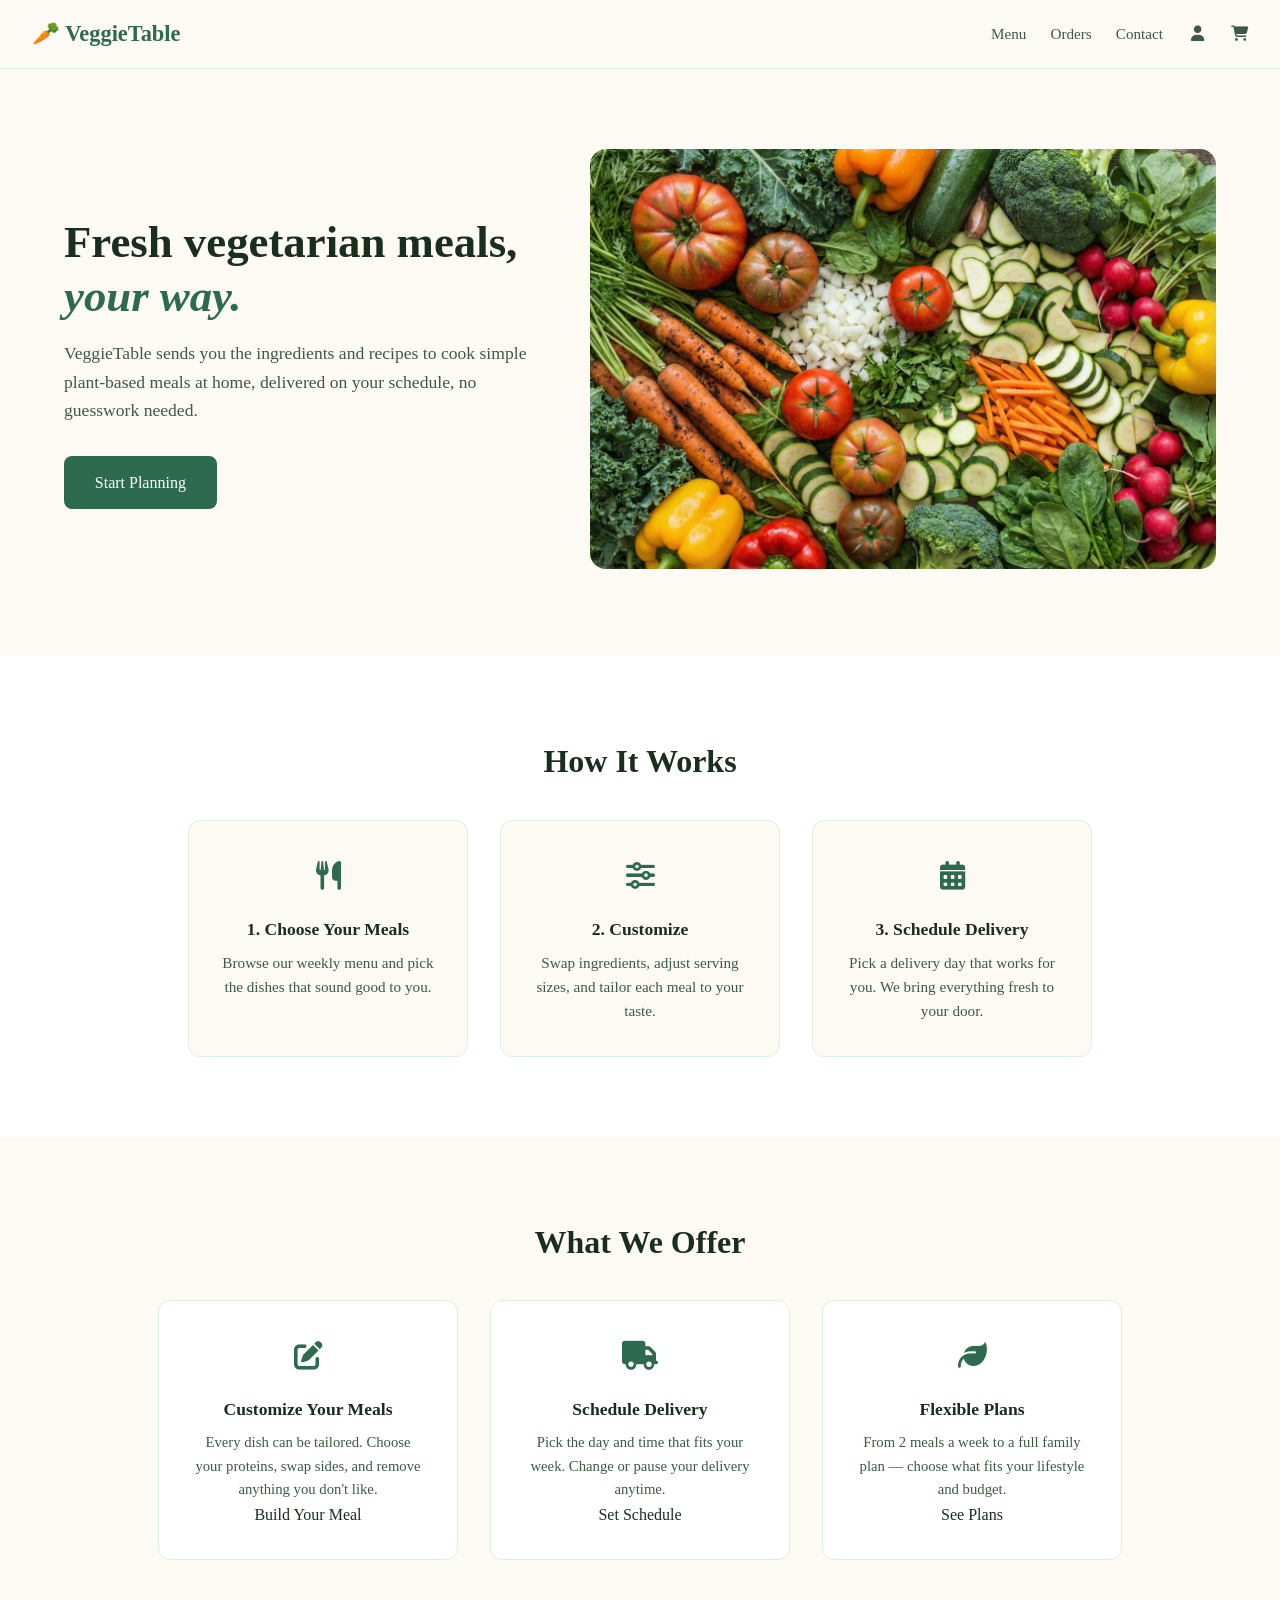
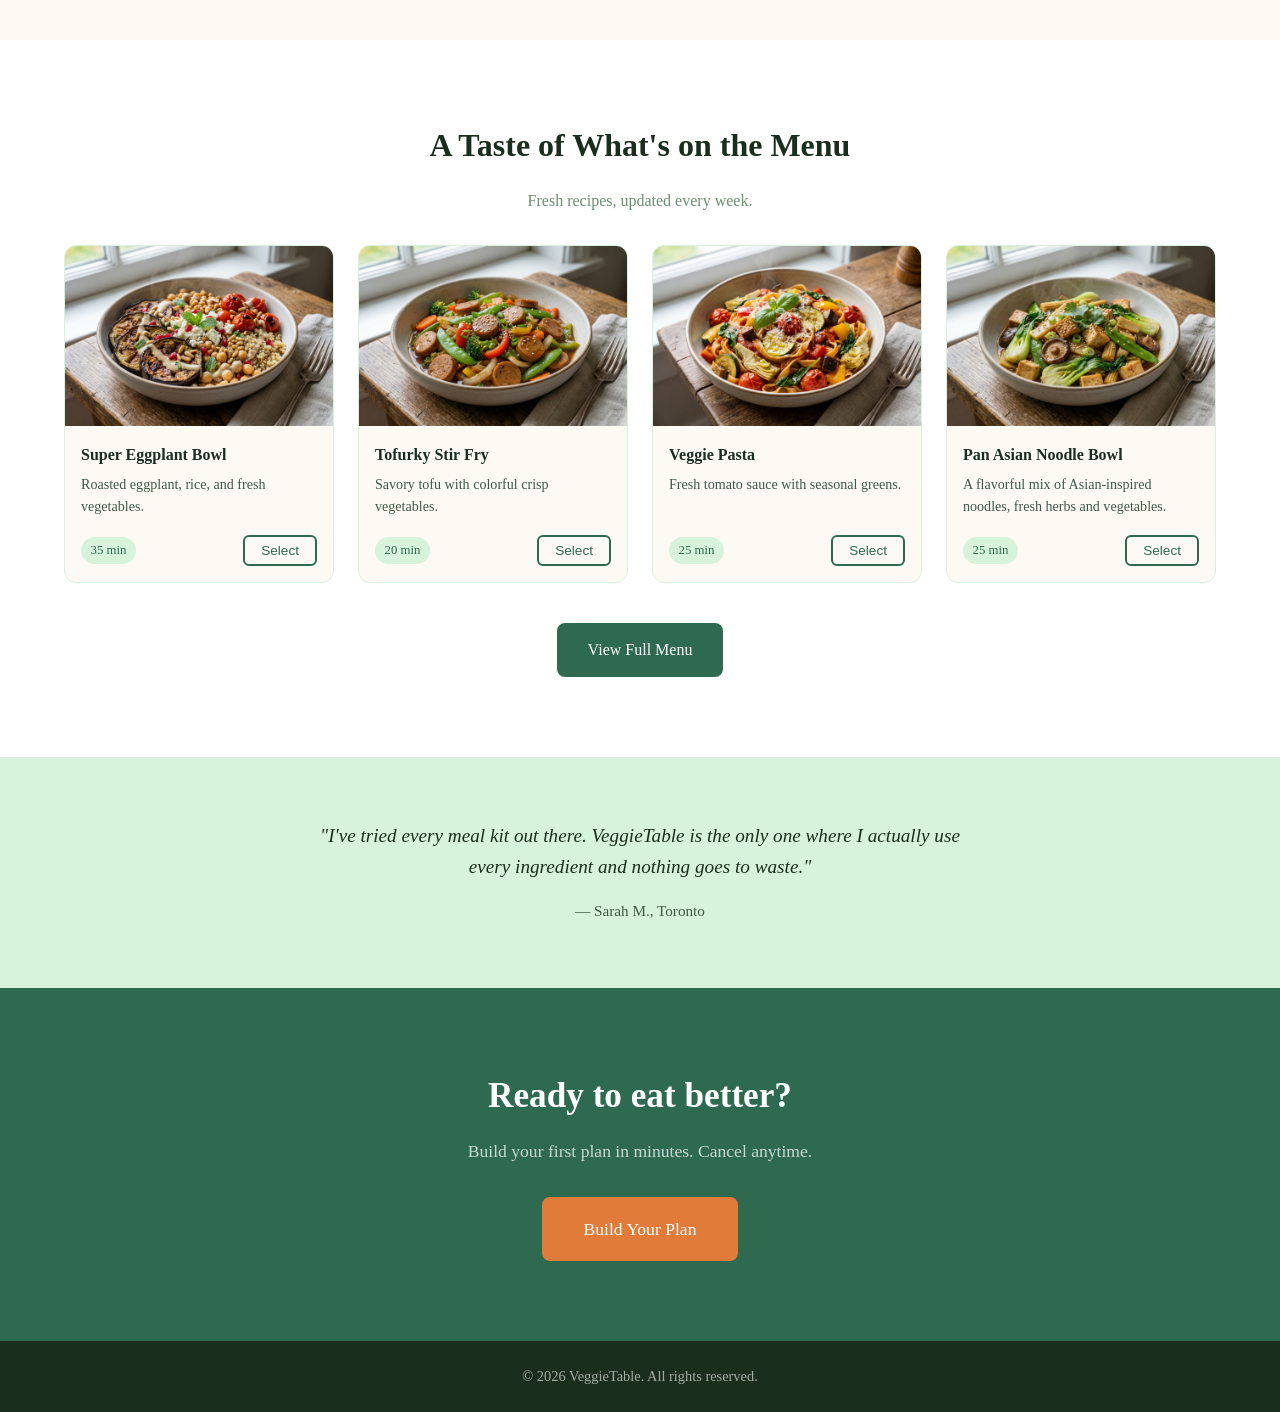
<file: index.html>
<!DOCTYPE html>
    <html lang="en">
    <head>
      <meta charset="UTF-8" />
      <meta name="viewport" content="width=device-width, initial-scale=1.0"/>
      <title>VeggieTable</title>
      <link rel="stylesheet" href="styles/global.css">
      <link rel="stylesheet" href="styles/index.css">
      <link rel="stylesheet" href="https://cdnjs.cloudflare.com/ajax/libs/font-awesome/6.5.0/css/all.min.css">
    </head>
    <body>

      <!-- NAVBAR -->
      <header class="navbar" id="navbar">
        <a href="index.html" class="logo">🥕 VeggieTable</a>
        <nav>
          <a href="menu.html">Menu</a>
          <a href="orders.html">Orders</a>
          <a href="contact.html">Contact</a>
          <!-- Account Icon -->
          <a href="login.html" class="account-icon" title="Sign In" id="account-link">
            <span class="account-display">
              <i class="fa-solid fa-user"></i>
            </span>
          </a>
          <!-- Cart Icon -->
          <a href="scheduling.html" class="cart-icon" title="Cart">
            <i class="fa-solid fa-cart-shopping"></i>
          </a>
        </nav>
      </header>


      <!-- 1. HERO -->
      <section class="hero" id="hero">
        <div class="hero-text">
          <h1>Fresh vegetarian meals, <em>your way.</em></h1>
          <p>VeggieTable sends you the ingredients and recipes to cook simple
             plant-based meals at home, delivered on your schedule, no guesswork needed.</p>
          <a href="scheduling.html" class="btn-primary" id="hero-btn">Start Planning</a>
        </div>
        <div class="hero-image">
          <img src="img/landing.jpeg" alt="A fresh vegetarian meal" id="hero-img">
        </div>
      </section>


      <!-- 2. HOW IT WORKS -->
      <section class="how-it-works" id="how-it-works">
        <h2>How It Works</h2>
        <div class="steps">

          <div class="step" id="step1">
            <div class="step-icon"><i class="fa-solid fa-utensils"></i></div>
            <h3>1. Choose Your Meals</h3>
            <p>Browse our weekly menu and pick the dishes that sound good to you.</p>
          </div>

          <div class="step" id="step2">
            <div class="step-icon"><i class="fa-solid fa-sliders"></i></div>
            <h3>2. Customize</h3>
            <p>Swap ingredients, adjust serving sizes, and tailor each meal to your taste.</p>
          </div>

          <div class="step" id="step3">
            <div class="step-icon"><i class="fa-solid fa-calendar-days"></i></div>
            <h3>3. Schedule Delivery</h3>
            <p>Pick a delivery day that works for you. We bring everything fresh to your door.</p>
          </div>

        </div>
      </section>


      <!-- 3. KEY FEATURES -->
      <section class="features" id="features">
        <h2>What We Offer</h2>
        <div class="feature-cards">

          <div class="feature-card" id="feature1">
            <div class="feature-icon"><i class="fa-solid fa-pen-to-square"></i></div>
            <h3>Customize Your Meals</h3>
            <p>Every dish can be tailored. Choose your proteins, swap sides, and remove anything you don't like.</p>
            <a href="menu.html" class="btn-outline">Build Your Meal</a>
          </div>

          <div class="feature-card" id="feature2">
            <div class="feature-icon"><i class="fa-solid fa-truck"></i></div>
            <h3>Schedule Delivery</h3>
            <p>Pick the day and time that fits your week. Change or pause your delivery anytime.</p>
            <a href="scheduling.html" class="btn-outline">Set Schedule</a>
          </div>

          <div class="feature-card" id="feature3">
            <div class="feature-icon"><i class="fa-solid fa-leaf"></i></div>
            <h3>Flexible Plans</h3>
            <p>From 2 meals a week to a full family plan — choose what fits your lifestyle and budget.</p>
            <a href="index.html" class="btn-outline">See Plans</a>
          </div>

        </div>
      </section>


      <!-- 4. MEALS PREVIEW -->
      <section class="meals-preview" id="meals">
        <h2>A Taste of What's on the Menu</h2>
        <p class="section-sub">Fresh recipes, updated every week.</p>

        <div class="meal-grid">

          <article class="meal-card" id="meal1">
            <img src="img/eggplant.jpeg" alt="Super Eggplant Bowl">
            <div class="meal-info">
              <h3>Super Eggplant Bowl</h3>
              <p>Roasted eggplant, rice, and fresh vegetables.</p>
              <div class="meal-tag-row">
                <span class="tag">35 min</span>
                <button class="select-btn" id="sel1">Select</button>
              </div>
            </div>
          </article>

          <article class="meal-card" id="meal2">
            <img src="img/tofurky.jpeg" alt="Tofurky Stir Fry">
            <div class="meal-info">
              <h3>Tofurky Stir Fry</h3>
              <p>Savory tofu with colorful crisp vegetables.</p>
              <div class="meal-tag-row">
                <span class="tag">20 min</span>
                <button class="select-btn" id="sel2">Select</button>
              </div>
            </div>
          </article>

          <article class="meal-card" id="meal3">
            <img src="img/pasta.jpeg" alt="Veggie Pasta">
            <div class="meal-info">
              <h3>Veggie Pasta</h3>
              <p>Fresh tomato sauce with seasonal greens.</p>
              <div class="meal-tag-row">
                <span class="tag">25 min</span>
                <button class="select-btn" id="sel3">Select</button>
              </div>
            </div>
          </article>

          <article class="meal-card" id="meal4">
            <img src="img/panasian.jpeg" alt="Pan Asian Noodle Bowl">
            <div class="meal-info">
              <h3>Pan Asian Noodle Bowl</h3>
              <p>A flavorful mix of Asian-inspired noodles, fresh herbs and vegetables.</p>
              <div class="meal-tag-row">
                <span class="tag">25 min</span>
                <button class="select-btn" id="sel4">Select</button>
              </div>
            </div>
          </article>

        </div>

        <a href="menu.html" class="btn-primary" id="menu-btn">View Full Menu</a>
      </section>


      <!-- 5. TRUST -->
      <section class="trust" id="trust">
        <div class="trust-inner">
          <p class="quote">"I've tried every meal kit out there. VeggieTable is the only one where I actually use every ingredient and nothing goes to waste."</p>
          <span class="author">— Sarah M., Toronto</span>
        </div>
      </section>


      <!-- 6. FINAL CTA -->
      <section class="final-cta" id="final-cta">
        <h2>Ready to eat better?</h2>
        <p>Build your first plan in minutes. Cancel anytime.</p>
        <a href="ordering.html" class="btn-primary large" id="cta-btn">Build Your Plan</a>
      </section>


      <!-- FOOTER -->
      <footer class="footer">
        <p>&copy; 2026 VeggieTable. All rights reserved.</p>
      </footer>


      <script>

        // ---- 1. NAVBAR: add shadow on scroll ----
        var navbar = document.querySelector("#navbar");

        window.addEventListener("scroll", function () {
          if (window.scrollY > 10) {
            navbar.style.boxShadow = "0 2px 10px rgba(0,0,0,0.08)";
          } else {
            navbar.style.boxShadow = "none";
          }
        });


        // ---- 2. HERO BUTTON: change color on click ----
        var heroBtn = document.querySelector("#hero-btn");

        heroBtn.addEventListener("click", function () {
          this.style.backgroundColor = "#40916c";
        });


        // ---- 7. CTA BUTTON: change color on click ----
        var ctaBtn = document.querySelector("#cta-btn");

        ctaBtn.addEventListener("click", function () {
          this.style.backgroundColor = "#c96d2e";
        });


        // ---- 8. SELECT BUTTONS: button turns green when clicked, reset others ----
        var sel1 = document.querySelector("#sel1");
        var sel2 = document.querySelector("#sel2");
        var sel3 = document.querySelector("#sel3");
        var sel4 = document.querySelector("#sel4");

        var allBtns = [sel1, sel2, sel3, sel4];

        function selectDish() {
          if (this.textContent === "Selected ✓") {
            this.style.backgroundColor = "";
            this.style.color = "";
            this.textContent = "Select";
          } else {
            this.style.backgroundColor = "#2d6a4f";
            this.style.color = "#fff";
            this.textContent = "Selected ✓";
          }
        }

        sel1.addEventListener("click", selectDish);
        sel2.addEventListener("click", selectDish);
        sel3.addEventListener("click", selectDish);
        sel4.addEventListener("click", selectDish);

        // ACCOUNT BADGE

        function updateAccountBadge() {
        var accountDisplay = document.querySelector(".account-display");
        var accountLink = document.getElementById("account-link");
        var savedName = localStorage.getItem("veggieName");

        if (!accountDisplay || !accountLink) return;

        if (savedName && savedName.trim() !== "") {
          var firstLetter = savedName.trim().charAt(0).toUpperCase();

          accountDisplay.innerHTML =
            '<span class="account-badge">' + firstLetter + '</span>';

          accountLink.href = "#";
          accountLink.title = "Sign Out";

          accountLink.onclick = function (e) {
            e.preventDefault();

            var confirmLogout = confirm("Sign out of VeggieTable?");

            if (confirmLogout) {
              localStorage.removeItem("veggieName");
              localStorage.removeItem("veggieEmail");
              localStorage.removeItem("veggiePassword");

              window.location.href = "index.html";
            }
          };
        } else {
          accountDisplay.innerHTML =
            '<i class="fa-solid fa-user"></i>';

          accountLink.href = "login.html";
          accountLink.title = "Sign In";
          accountLink.onclick = null;
        }
      }

      document.addEventListener("DOMContentLoaded", updateAccountBadge);

      </script>

      <style>
        .select-btn {
          padding: 6px 16px;
          border: 2px solid #2d6a4f;
          border-radius: 6px;
          background: transparent;
          color: #2d6a4f;
          font-size: 0.85rem;
          cursor: pointer;
        }
        .meal-tag-row {
          display: flex;
          justify-content: space-between;
          align-items: center;
          margin-top: 8px;
        }
        .meal-card {
          display: flex;
          flex-direction: column;
        }
        .meal-info {
          display: flex;
          flex-direction: column;
          flex: 1;
        }
        .meal-info p {
          flex: 1;
        }
      </style>

    </body>
    </html>
</file>
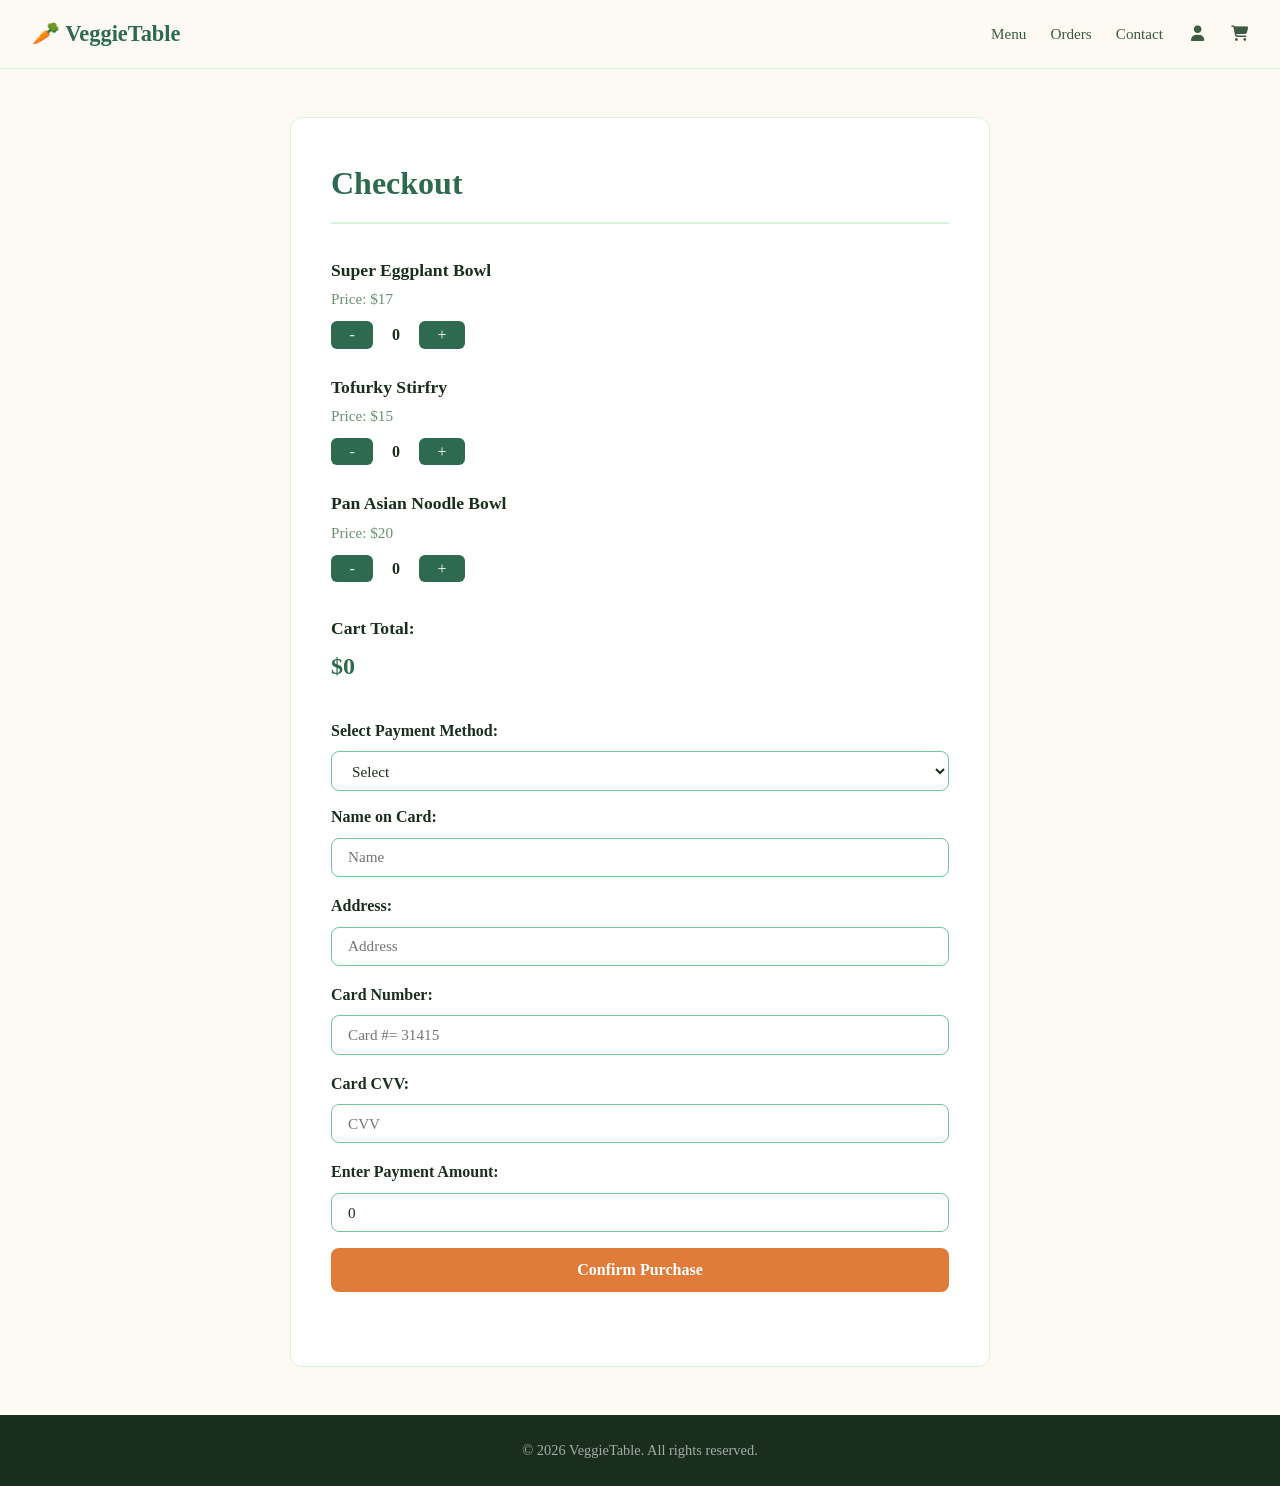
<file: checkout.html>
<!DOCTYPE html>
  <html>
    <head>
       <title> Checkout </title>
       <link rel="stylesheet" href="styles/global.css">
      <link rel="stylesheet" href="styles/checkout.css">
      <link rel="stylesheet" href="https://cdnjs.cloudflare.com/ajax/libs/font-awesome/6.5.0/css/all.min.css">
    </head>
    <body>

      <!-- NAVBAR -->
      <header class="navbar" id="navbar">
        <a href="index.html" class="logo">🥕 VeggieTable</a>
        <nav>
          <a href="menu.html">Menu</a>
          <a href="orders.html">Orders</a>
          <a href="contact.html">Contact</a>
          <!-- Account Icon -->
          <a href="login.html" class="account-icon" title="Sign In" id="account-link">
            <span class="account-display">
              <i class="fa-solid fa-user"></i>
            </span>
          </a>
          <!-- Cart Icon -->
          <a href="scheduling.html" class="cart-icon" title="Cart">
            <i class="fa-solid fa-cart-shopping"></i>
          </a>
        </nav>
      </header>

      <main>

         <body>
    <h1 id="heading1"> Checkout </h1>
    <p id="p1">Super Eggplant Bowl</p>
    <p id="p2">Price: $17</p>
    <input type="button" value=" - " id="item1remove"><p id="item1total">0</p><input type="button" value=" + " id="item1add">
    <p id="p3">Tofurky Stirfry</p>
    <p id="p4">Price: $15</p>
    <input type="button" value=" - " id="item2remove"><p id="item2total">0</p><input type="button" value=" + " id="item2add">
    <p id="p5">Pan Asian Noodle Bowl</p>
    <p id="p6">Price: $20</p>
    <input type="button" value=" - " id="item3remove"><p id="item3total">0</p><input type="button" value=" + " id="item3add">
    <p id="p7">Cart Total:</p>
    <p id="total">0</p>
    <label for="paymentmethod">Select Payment Method:</label>
      <select id="paymentmethod" name="paymentmethod">
        <option value="select">Select</option>
        <option value="debit">Debit</option>
        <option value="credit">Credit</option>
        <option value="paypal">Paypal</option>
      </select>
    <p id="messagepaymentmethod"></p>
    <p id="p8">Name on Card:</p>
    <input type="text" placeholder="Name" id="name"></input>
    <p id="p9">Address:</p>
    <input type="text" placeholder="Address" id="address"></input>
    <p id="p10">Card Number:</p>
    <input type="number" placeholder="Card #= 31415" id="cardnumber"></input>
    <p id="p11">Card CVV:</p>
    <input type="number" placeholder="CVV" id="cvv"></input>
    <p id="p12">Enter Payment Amount:</p>
    <input type="number" value="0" id="payInput">
    <input type="button" value="Confirm Purchase" id="confirm">
    <p id="messageconfirm"></p>
  </body>
    </main>

    <footer class="site-footer">
      <p>&copy; 2026 VeggieTable. All rights reserved.</p>
    </footer>

  <script>
    var item1add = document.querySelector("#item1add");
      var item2add = document.querySelector("#item2add");
      var item3add = document.querySelector("#item3add");
      var item1remove = document.querySelector("#item1remove");
      var item2remove = document.querySelector("#item2remove");
      var item3remove = document.querySelector("#item3remove");
      item1add.addEventListener("click", doThisWhenClicked);
      item2add.addEventListener("click", doThisWhenClicked);
      item3add.addEventListener("click", doThisWhenClicked);
      item1remove.addEventListener("click", doThisWhenClicked);
      item2remove.addEventListener("click", doThisWhenClicked);
      item3remove.addEventListener("click", doThisWhenClicked);

      var totalPrice=0;
      var item1total=0;
      var item2total=0;
      var item3total=0;


      function doThisWhenClicked(){
        if(this.id=="item1add"){
        totalPrice+=17;
        item1total+=1;

      } else if (this.id=="item1remove" && item1total > 0){
        totalPrice-=17;
        item1total-=1;

      } else if (this.id=="item2add"){
        totalPrice+=15;
        item2total+=1;

      } else if (this.id=="item2remove" && item2total > 0){
        totalPrice-=15;
        item2total-=1;

      } else if (this.id=="item3add"){
        totalPrice+=20;
        item3total+=1;

      } else if (this.id=="item3remove" && item3total > 0){
        totalPrice-=20;
        item3total-=1;
      }
      document.querySelector("#item1total").textContent = item1total;
      document.querySelector("#item2total").textContent = item2total;
      document.querySelector("#item3total").textContent = item3total;
      document.querySelector("#total").textContent = totalPrice;
      }



      var paymentDropdown = document.querySelector("#paymentmethod");
      var paymentMessage = document.querySelector("#messagepaymentmethod");

      paymentDropdown.addEventListener("change", function() {
          if (this.value !== "select") {
              paymentMessage.textContent = "Payment method " + this.value + " selected.";
              paymentMessage.style.color = "green";
          } else {
              paymentMessage.textContent = "";
          }
      });


      var confirm = document.querySelector("#confirm");

      confirm.addEventListener("click", function() {
          var paymentValue = document.querySelector("#payInput").value;
          var message = document.querySelector("#messageconfirm");
          var selectedMethod = document.querySelector("#paymentmethod").value;
          var cardnumber =document.querySelector("#cardnumber").value;
          var name = document.querySelector("#name").value;
          var address = document.querySelector("#address").value;
          var cvv = document.querySelector("#cvv").value;

          if (selectedMethod === "select" || name === "" || address === "" || cvv === ""){
            message.textContent = "Error: Please fill in all shipping and payment fields.";
            message.style.color = "red";
          }
          else if (cardnumber !== "31415"){
            message.textContent = "Error: Invalid Card Number."
            message.style.color = "red";
          } 
          else if (Number(paymentValue) === totalPrice && totalPrice > 0) {
              message.textContent = "Purchase complete via " + selectedMethod + "!";
              message.style.color = "green";

              this.disabled = true; 
              this.value = "Purchased";
              document.querySelector("#payInput").disabled = true;
              document.querySelector("#paymentmethod").disabled = true;
              document.querySelector("#cardnumber").disabled = true;
              document.querySelector("#name").disabled = true;
              document.querySelector("#address").disabled = true;
              document.querySelector("#cvv").disabled = true;
          } 

          else {
              message.textContent = "Payment is not equal to total price.";
              message.style.color = "red";
          }
      });

      // ACCOUNT BADGE

        function updateAccountBadge() {
        var accountDisplay = document.querySelector(".account-display");
        var accountLink = document.getElementById("account-link");
        var savedName = localStorage.getItem("veggieName");

        if (!accountDisplay || !accountLink) return;

        if (savedName && savedName.trim() !== "") {
          var firstLetter = savedName.trim().charAt(0).toUpperCase();

          accountDisplay.innerHTML =
            '<span class="account-badge">' + firstLetter + '</span>';

          accountLink.href = "#";
          accountLink.title = "Sign Out";

          accountLink.onclick = function (e) {
            e.preventDefault();

            var confirmLogout = confirm("Sign out of VeggieTable?");

            if (confirmLogout) {
              localStorage.removeItem("veggieName");
              localStorage.removeItem("veggieEmail");
              localStorage.removeItem("veggiePassword");

              window.location.href = "index.html";
            }
          };
        } else {
          accountDisplay.innerHTML =
            '<i class="fa-solid fa-user"></i>';

          accountLink.href = "login.html";
          accountLink.title = "Sign In";
          accountLink.onclick = null;
        }
      }

      document.addEventListener("DOMContentLoaded", updateAccountBadge);

  </script>

    </body>
  </html>
</file>
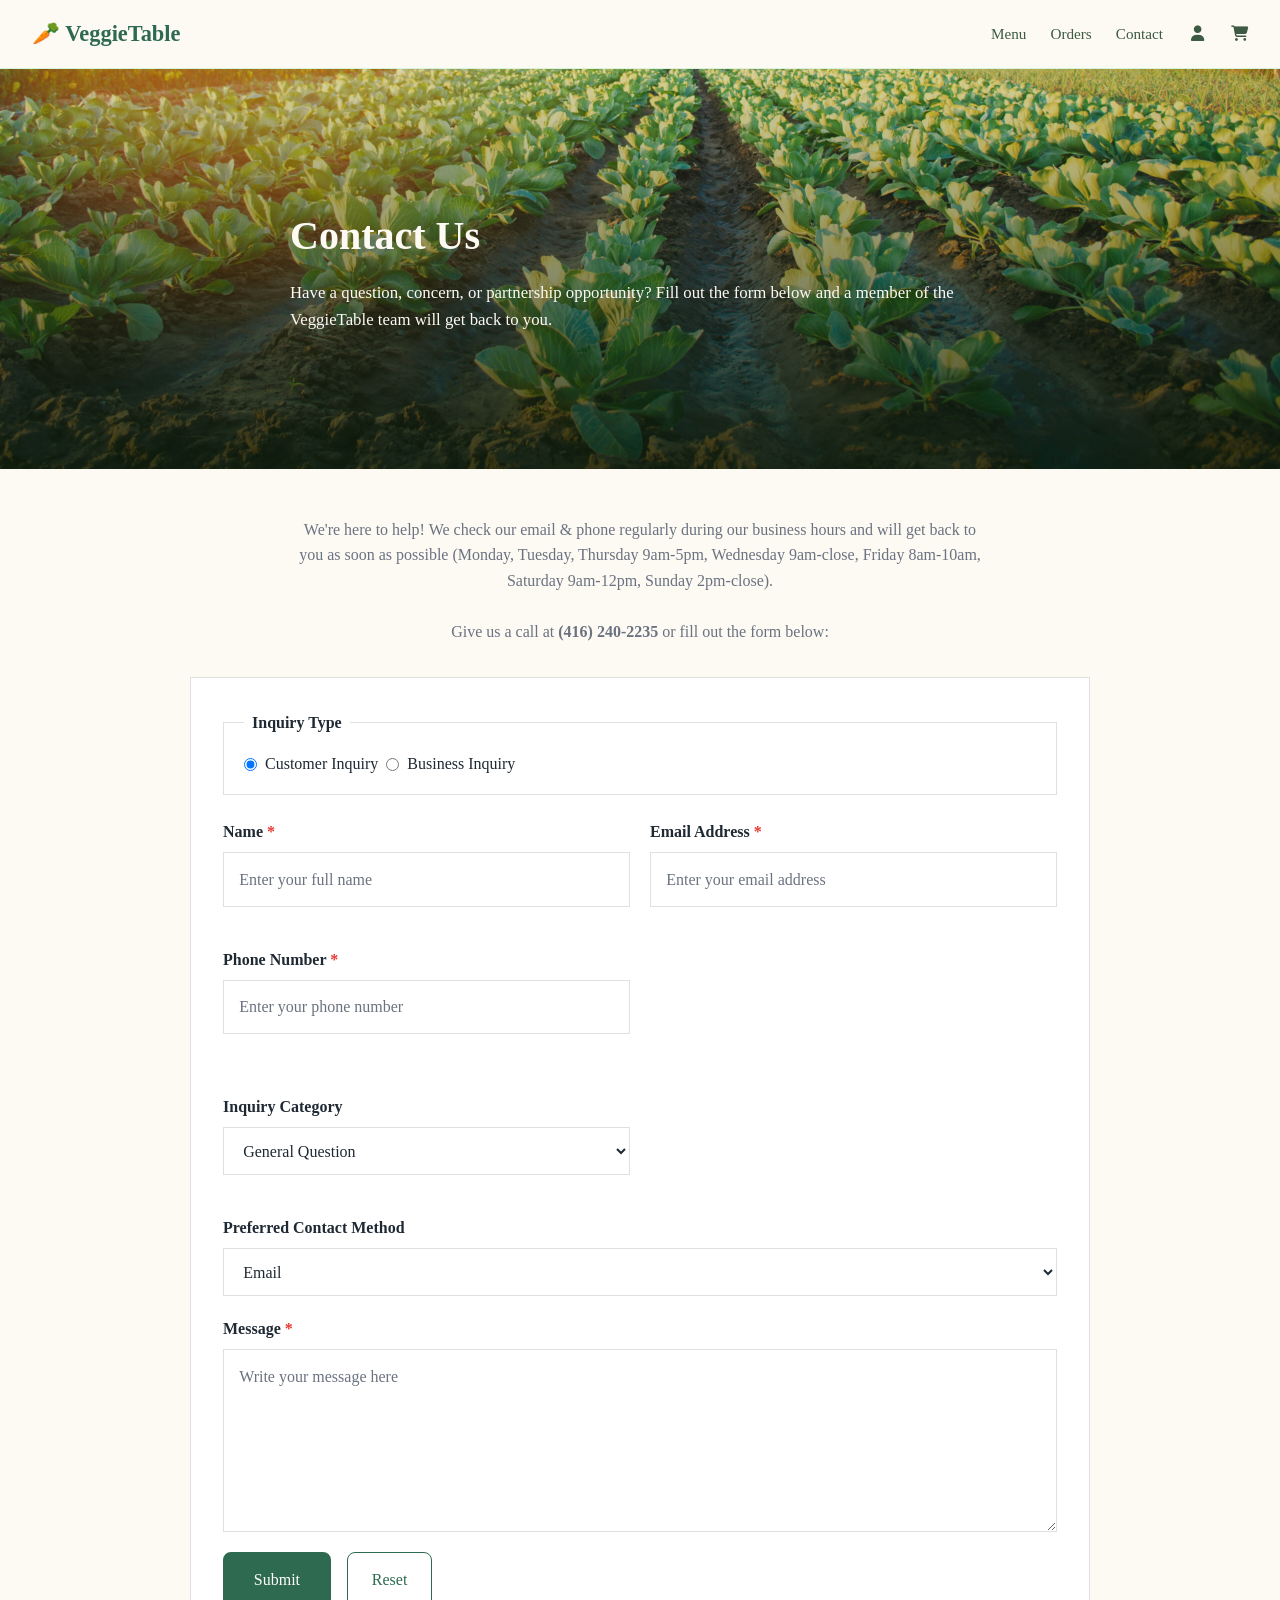
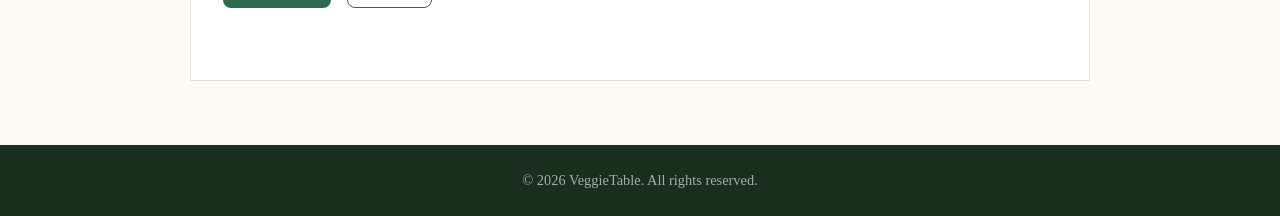
<file: contact.html>
<!DOCTYPE html>
<html>
  <head>
    <title> Contact </title>
    <link rel="stylesheet" href="styles/global.css">
    <link rel="stylesheet" href="styles/contact.css">
    <link rel="stylesheet" href="https://cdnjs.cloudflare.com/ajax/libs/font-awesome/6.5.0/css/all.min.css">
  </head>
  <body>
    
    <!-- NAVBAR -->
      <header class="navbar" id="navbar">
        <a href="index.html" class="logo">🥕 VeggieTable</a>
        <nav>
          <a href="menu.html">Menu</a>
          <a href="orders.html">Orders</a>
          <a href="contact.html">Contact</a>
          <!-- Account Icon -->
          <a href="login.html" class="account-icon" title="Sign In" id="account-link">
            <span class="account-display">
              <i class="fa-solid fa-user"></i>
            </span>
          </a>
          <!-- Cart Icon -->
          <a href="scheduling.html" class="cart-icon" title="Cart">
            <i class="fa-solid fa-cart-shopping"></i>
          </a>
        </nav>
      </header>

    <main>
      <section class="contact-hero">
        <div class="contact-hero-content">
          <h1>Contact Us</h1>
          <p>
            Have a question, concern, or partnership opportunity? Fill out the form
            below and a member of the VeggieTable team will get back to you.
          </p>
        </div>
      </section>

      <section class="contact-section">
        <div class="contact-container">
          <div class="contact-intro">
            <!-- <h2>Send Us a Message</h2> -->
            <p>
              We're here to help! We check our email & phone regularly during our business hours and will get back to you as soon as possible (Monday, Tuesday, Thursday 9am-5pm, Wednesday 9am-close, Friday 8am-10am, Saturday 9am-12pm, Sunday 2pm-close).<br>
              <br>
              Give us a call at <strong>(416) 240-2235</strong> or fill out the form below:
            </p>
          </div>

          <form class="contact-form" action="#" method="post" novalidate>
            <fieldset class="contact-type-group">
              <legend>Inquiry Type</legend>

              <label>
                <input type="radio" name="contactType" value="customer" checked>
                Customer Inquiry

              <label>
                <input type="radio" name="contactType" value="business">
                Business Inquiry
              </label>
            </fieldset>

            <div class="form-row">
              <div class="form-group">
                <label for="full-name">Name <span class="required-text">*</span></label>
                <input type="text" id="full-name" name="fullName" placeholder="Enter your full name">
              </div>

              <div class="form-group">
                <label for="email">Email Address <span class="required-text">*</span></label>
                <input type="email" id="email" name="email" placeholder="Enter your email address">
              </div>
            </div>

            <div class="form-row">
              <div class="form-group">
                <label for="phone">Phone Number <span class="required-text">*</span></label>
                <input type="tel" id="phone" name="phone" placeholder="Enter your phone number">
              </div>

              <!-- <div class="form-group customer-only">
                <label for="order-number">Order Number</label>
                <input type="text" id="order-number" name="orderNumber" placeholder="Enter your order number">
              </div> -->
            </div>

            <div class="form-row">
              <div class="form-group business-only">
                <label for="company-name">Company Name</label>
                <input type="text" id="company-name" name="companyName" placeholder="Enter your company name">
              </div>

              <div class="form-group business-only">
                <label for="job-title">Job Title</label>
                <input type="text" id="job-title" name="jobTitle" placeholder="Enter your job title">
              </div>
            </div>

            <div class="form-row">
              <div class="form-group customer-only">
                <label for="customer-category">Inquiry Category</label>
                <select id="customer-category" name="customerCategory">
                  <option value="general">General Question</option>
                  <option value="complaint">Complaint</option>
                  <option value="delivery">Delivery Issue</option>
                  <option value="refund">Refund Request</option>
                  <option value="other">Other</option>
                </select>
              </div>

              <div class="form-group business-only">
                <label for="business-category">Inquiry Category</label>
                <select id="business-category" name="businessCategory">
                  <option value="supplier">Supplier Partnership</option>
                  <option value="wholesale">Wholesale Opportunity</option>
                  <option value="catering">Catering Inquiry</option>
                  <option value="other">Other</option>
                </select>
              </div>
            </div>

            <div class="form-group">
              <label for="preferred-contact">Preferred Contact Method</label>
              <select id="preferred-contact" name="preferredContact">
                <option value="email">Email</option>
                <option value="phone">Phone</option>
              </select>
            </div>

            <div class="form-group">
              <label for="message">Message <span class="required-text">*</span></label>
              <textarea
                id="message"
                name="message"
                rows="6"
                placeholder="Write your message here"
              ></textarea>
            </div>


              <!-- <label>
                <input type="checkbox" name="consent" value="yes" checked="checked">
                I agree to let the VeggieTable team sell my information to databrokers.
              </label> -->


            <div class="form-actions">
              <button type="submit" class="btn-primary">Submit</button>
              <button type="reset" class="btn-secondary">Reset</button>
            </div>

            <p class="form-feedback"></p>

          </form>
        </div>
      </section>
    </main>

    <!-- FOOTER -->
      <footer class="footer">
        <p>&copy; 2026 VeggieTable. All rights reserved.</p>
      </footer>

    <!-- MODAL POPUP --> 
      <div id="success-modal" class="modal hidden">
        <div class="modal-content">
          <h2>Message Sent!</h2>
          <p>
            Thank you for contacting VeggieTable. A member of our team will get back to you shortly.
          </p>
          <button id="close-modal" class="btn-primary">Close</button>
        </div>
      </div>

  <script>

    // make sure page finishes loading
    document.addEventListener("DOMContentLoaded", () => {
      
      //---------------
      // FORM
      //----------------
      const contactForm = document.querySelector(".contact-form");   
      
      // store list of all radio buttons with name of 'contactType'
      const contactTypeRadios = document.querySelectorAll('input[name="contactType"]');

      const customerFields = document.querySelectorAll(".customer-only");
      const businessFields = document.querySelectorAll(".business-only");

      // required fields
      const nameInputField = document.querySelector('input[name="fullName"]');
      const emailInputField = document.querySelector('input[name="email"]');
      const phoneInputField = document.querySelector('input[name="phone"]');
      const messageInputField = document.querySelector('textarea[name="message"]');

      const formFeedback = document.querySelector(".form-feedback");

      // regex validation patterns
      const emailPattern = /^[^\s@]+@[^\s@]+\.[^\s@]+$/;
      const phonePattern = /^\(?\d{3}\)?[-.\s]?\d{3}[-.\s]?\d{4}$/;

      // modal
      const successModal = document.getElementById("success-modal");
      const closeModalBtn = document.getElementById("close-modal");

      //-------- functions -----------------------------------------------------------------------------------//

      // --------------------------------------------------
      // Toggle visible form fields based on inquiry type
      // Customer -> show customer-specific dropdown
      // Business -> show company / job fields
      // --------------------------------------------------
      function updateForm() {
        const selectedType = document.querySelector('input[name="contactType"]:checked').value;


        if (selectedType === "customer") {
          // Show customer fields
          customerFields.forEach(el => el.classList.remove("hidden"));
          
          // Hide business fields
          businessFields.forEach(el => el.classList.add("hidden"));

        } else if (selectedType === "business") {
          // Show business fields
          businessFields.forEach(el => el.classList.remove("hidden"));

          // Hide customer fields
          customerFields.forEach(el => el.classList.add("hidden"));

        }
      }

      //----- Event listeners---------------------//

      // inquiry type radios
      contactTypeRadios.forEach(radio => {
        radio.addEventListener("change", updateForm);
      });

      // --------------------------------------------------
      // FORM SUBMISSION + VALIDATION
      // Prevent default submission
      // Check required fields
      // Validate email + phone formats
      // On success -> show confirmation modal + reset form
      // --------------------------------------------------
      contactForm.addEventListener("submit", function (e) {
        e.preventDefault();
        
        console.log('name = ' + nameInputField.value);
        console.log('email = ' + emailInputField.value);
        console.log('phone = ' + phoneInputField.value);
        console.log('message = ' + messageInputField.value);

        formFeedback.style.color = 'red';

        // 1. Check missing required fields
        if (
          nameInputField.value.trim() === '' || 
          emailInputField.value.trim() === '' || 
          phoneInputField.value.trim() === '' || 
          messageInputField.value.trim() === ''
        ){
          formFeedback.textContent = "Please fill out all required fields.";
        }
        // 2. Validate email format
        else if (!emailPattern.test(emailInputField.value.trim())) {
            formFeedback.textContent = "Please enter a valid email.";
        }
        // 3. Validate phone number format
        else if (!phonePattern.test(phoneInputField.value.trim())) {
            formFeedback.textContent = "Please enter a valid phone number.";
        }
        // 4. Success path -> show modal + clear form
        else
        {
          successModal.classList.remove("hidden");
          formFeedback.textContent = "";
          contactForm.reset();
        }

      });

      closeModalBtn.addEventListener("click", function () {
        successModal.classList.add("hidden");
      });


      // Run once on page load
      updateForm();

    });

    // ACCOUNT BADGE

        function updateAccountBadge() {
        var accountDisplay = document.querySelector(".account-display");
        var accountLink = document.getElementById("account-link");
        var savedName = localStorage.getItem("veggieName");

        if (!accountDisplay || !accountLink) return;

        if (savedName && savedName.trim() !== "") {
          var firstLetter = savedName.trim().charAt(0).toUpperCase();

          accountDisplay.innerHTML =
            '<span class="account-badge">' + firstLetter + '</span>';

          accountLink.href = "#";
          accountLink.title = "Sign Out";

          accountLink.onclick = function (e) {
            e.preventDefault();

            var confirmLogout = confirm("Sign out of VeggieTable?");

            if (confirmLogout) {
              localStorage.removeItem("veggieName");
              localStorage.removeItem("veggieEmail");
              localStorage.removeItem("veggiePassword");

              window.location.href = "index.html";
            }
          };
        } else {
          accountDisplay.innerHTML =
            '<i class="fa-solid fa-user"></i>';

          accountLink.href = "login.html";
          accountLink.title = "Sign In";
          accountLink.onclick = null;
        }
      }

      document.addEventListener("DOMContentLoaded", updateAccountBadge);


  </script>
  
  </body>

</html>
</file>
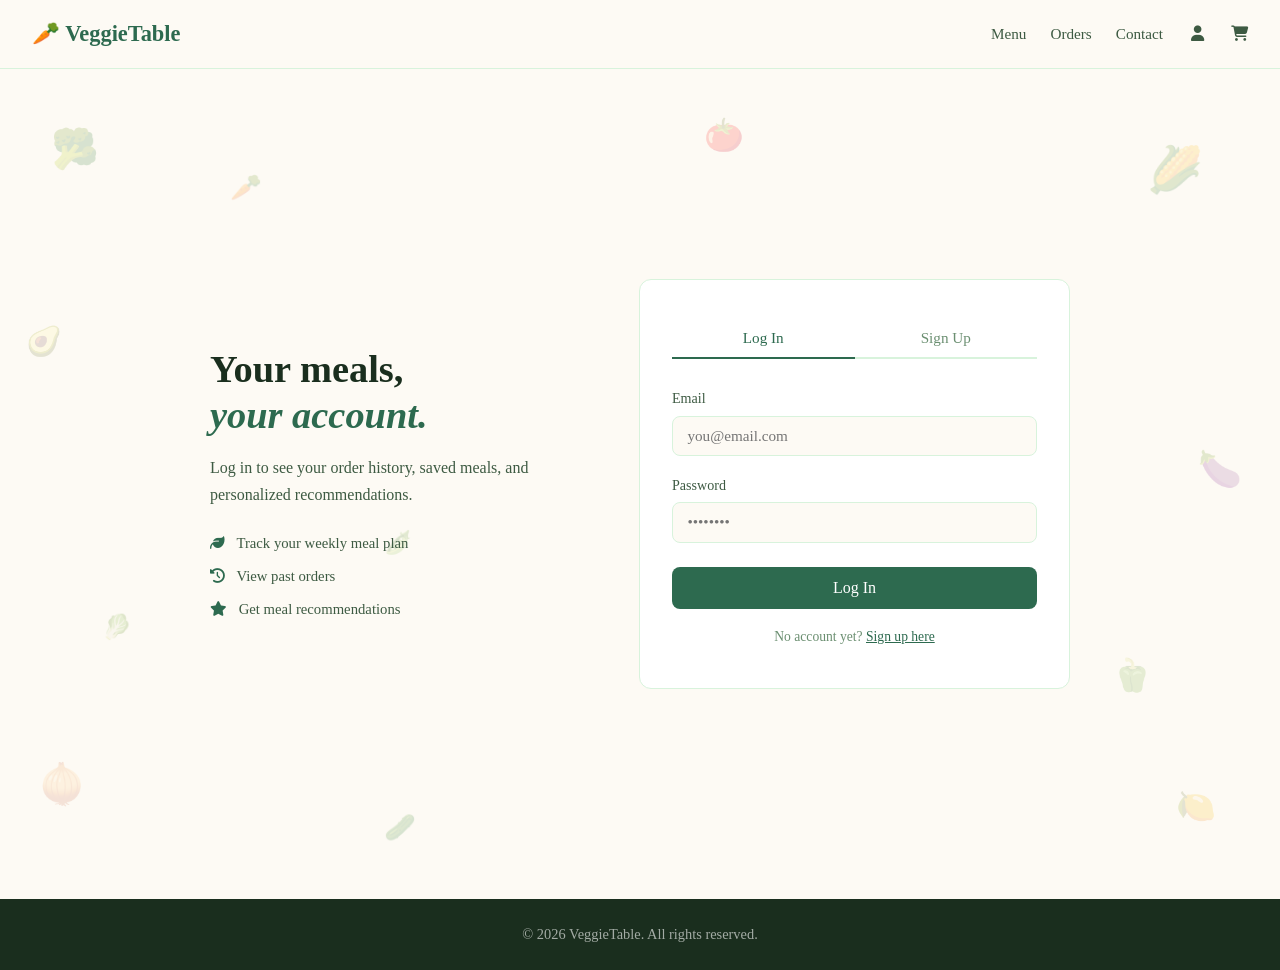
<file: login.html>
<!DOCTYPE html>
  <html lang="en">
  <head>
    <meta charset="UTF-8" />
    <meta name="viewport" content="width=device-width, initial-scale=1.0"/>
    <title>Login – VeggieTable</title>
    <link rel="stylesheet" href="styles/global.css">
    <link rel="stylesheet" href="styles/index.css">
    <link rel="stylesheet" href="https://cdnjs.cloudflare.com/ajax/libs/font-awesome/6.5.0/css/all.min.css">
    <style>

      .login-page {
        min-height: calc(100vh - 70px);
        display: flex;
        align-items: center;
        justify-content: center;
        padding: 5rem 2rem;
        background-color: var(--cream);
        position: relative;
        overflow: hidden;
      }

      .veggie {
        position: absolute;
        font-size: 2rem;
        opacity: 0.18;
        user-select: none;
        pointer-events: none;
      }

      .veggie.v1  { top: 6%;  left: 4%;   font-size: 2.4rem; }
      .veggie.v2  { top: 12%; left: 18%;  font-size: 1.6rem; }
      .veggie.v3  { top: 5%;  left: 55%;  font-size: 2rem;   }
      .veggie.v4  { top: 8%;  right: 6%;  font-size: 2.8rem; }
      .veggie.v5  { top: 30%; left: 2%;   font-size: 1.8rem; }
      .veggie.v6  { top: 45%; right: 3%;  font-size: 2.2rem; }
      .veggie.v7  { top: 65%; left: 8%;   font-size: 1.5rem; }
      .veggie.v8  { top: 70%; right: 10%; font-size: 2rem;   }
      .veggie.v9  { bottom: 10%; left: 3%;  font-size: 2.4rem; }
      .veggie.v10 { bottom: 6%;  left: 30%; font-size: 1.6rem; }
      .veggie.v11 { bottom: 8%;  right: 5%; font-size: 2rem;   }
      .veggie.v12 { top: 55%; left: 30%;  font-size: 1.4rem; }

      .login-wrapper {
        display: flex;
        align-items: center;
        gap: 4rem;
        max-width: 860px;
        width: 100%;
        position: relative;
        z-index: 1;
      }

      .login-brand {
        flex: 1;
      }

      .login-brand h1 {
        font-size: 2.4rem;
        color: var(--text-dark);
        line-height: 1.2;
        margin-bottom: 1rem;
      }

      .login-brand h1 em {
        color: var(--green-dark);
        font-style: italic;
      }

      .login-brand > p {
        font-size: 1rem;
        color: var(--text-mid);
        max-width: 320px;
        line-height: 1.7;
      }

      .brand-perks {
        margin-top: 1.5rem;
        display: flex;
        flex-direction: column;
        gap: 0.6rem;
      }

      .perk {
        font-size: 0.92rem;
        color: var(--text-mid);
      }

      .perk i {
        color: var(--green-dark);
        margin-right: 0.5rem;
      }

      .login-box {
        flex: 1;
        background-color: var(--white);
        border: 1px solid var(--green-pale);
        border-radius: 12px;
        padding: 2.5rem 2rem;
      }

      .tabs {
        display: flex;
        border-bottom: 2px solid var(--green-pale);
        margin-bottom: 1.8rem;
      }

      .tab-btn {
        flex: 1;
        background: none;
        border: none;
        padding: 0.6rem 0;
        font-family: Georgia, serif;
        font-size: 0.95rem;
        color: var(--text-light);
        cursor: pointer;
        border-bottom: 2px solid transparent;
        margin-bottom: -2px;
      }

      .tab-btn.active {
        color: var(--green-dark);
        border-bottom: 2px solid var(--green-dark);
      }

      .form-panel {
        display: none;
      }

      .form-panel.active {
        display: block;
      }

      .form-group {
        margin-bottom: 1.1rem;
      }

      .form-group label {
        display: block;
        font-size: 0.88rem;
        color: var(--text-mid);
        margin-bottom: 0.35rem;
      }

      .form-group input {
        width: 100%;
        padding: 0.65rem 0.9rem;
        border: 1px solid var(--green-pale);
        border-radius: 8px;
        font-family: Georgia, serif;
        font-size: 0.95rem;
        background-color: var(--cream);
        color: var(--text-dark);
        outline: none;
      }

      .form-group input:focus {
        border-color: var(--green-mid);
      }

      .submit-btn {
        width: 100%;
        padding: 0.75rem;
        background-color: var(--green-dark);
        color: var(--white);
        border: none;
        border-radius: 8px;
        font-family: Georgia, serif;
        font-size: 1rem;
        cursor: pointer;
        margin-top: 0.4rem;
      }

      .submit-btn:hover {
        background-color: var(--green-mid);
      }

      .switch-link {
        text-align: center;
        font-size: 0.85rem;
        color: var(--text-light);
        margin-top: 1.1rem;
      }

      .switch-link span {
        color: var(--green-dark);
        cursor: pointer;
        text-decoration: underline;
      }

      .welcome-msg {
        display: none;
        text-align: center;
        padding: 1rem 0;
      }

      .welcome-msg .welcome-icon {
        font-size: 2.4rem;
        margin-bottom: 0.8rem;
      }

      .welcome-msg h3 {
        font-size: 1.4rem;
        color: var(--green-dark);
        margin-bottom: 0.5rem;
      }

      .welcome-msg p {
        font-size: 0.92rem;
        color: var(--text-mid);
        margin-bottom: 1.4rem;
      }

      @media (max-width: 700px) {
        .login-wrapper { flex-direction: column; gap: 2rem; }
        .login-brand h1 { font-size: 1.8rem; }
        .login-brand > p { max-width: 100%; }
        .veggie { font-size: 1.2rem; }
      }

    </style>
  </head>
  <body>

    <!-- NAVBAR -->
      <header class="navbar" id="navbar">
        <a href="index.html" class="logo">🥕 VeggieTable</a>
        <nav>
          <a href="menu.html">Menu</a>
          <a href="orders.html">Orders</a>
          <a href="contact.html">Contact</a>
          <!-- Account Icon -->
          <a href="login.html" class="account-icon" title="Sign In" id="account-link">
            <span class="account-display">
              <i class="fa-solid fa-user"></i>
            </span>
          </a>
          <!-- Cart Icon -->
          <a href="scheduling.html" class="cart-icon" title="Cart">
            <i class="fa-solid fa-cart-shopping"></i>
          </a>
        </nav>
      </header>


    <section class="login-page">

      <!-- FLOATING VEGGIES -->
      <span class="veggie v1">🥦</span>
      <span class="veggie v2">🥕</span>
      <span class="veggie v3">🍅</span>
      <span class="veggie v4">🌽</span>
      <span class="veggie v5">🥑</span>
      <span class="veggie v6">🍆</span>
      <span class="veggie v7">🥬</span>
      <span class="veggie v8">🫑</span>
      <span class="veggie v9">🧅</span>
      <span class="veggie v10">🥒</span>
      <span class="veggie v11">🍋</span>
      <span class="veggie v12">🫛</span>

      <div class="login-wrapper">

        <!-- LEFT: branding -->
        <div class="login-brand">
          <h1>Your meals,<br><em>your account.</em></h1>
          <p>Log in to see your order history, saved meals, and personalized recommendations.</p>
          <div class="brand-perks">
            <p class="perk"><i class="fa-solid fa-leaf"></i> Track your weekly meal plan</p>
            <p class="perk"><i class="fa-solid fa-clock-rotate-left"></i> View past orders</p>
            <p class="perk"><i class="fa-solid fa-star"></i> Get meal recommendations</p>
          </div>
        </div>

        <!-- RIGHT: form -->
        <div class="login-box">

          <div class="tabs">
            <button class="tab-btn active" id="tab-login">Log In</button>
            <button class="tab-btn" id="tab-signup">Sign Up</button>
          </div>

          <!-- LOGIN FORM — email + password only -->
          <div class="form-panel active" id="panel-login">
            <div class="form-group">
              <label for="login-email">Email</label>
              <input type="email" id="login-email" placeholder="you@email.com" autocomplete="email">
            </div>
            <div class="form-group">
              <label for="login-password">Password</label>
              <input type="password" id="login-password" placeholder="••••••••" autocomplete="current-password">
            </div>
            <button class="submit-btn" id="login-btn">Log In</button>
            <p class="switch-link">No account yet? <span id="go-signup">Sign up here</span></p>
          </div>

          <!-- SIGN UP FORM — includes name -->
          <div class="form-panel" id="panel-signup">
            <div class="form-group">
              <label for="signup-name">Your Name</label>
              <input type="text" id="signup-name" placeholder="e.g. Sarah" autocomplete="given-name">
            </div>
            <div class="form-group">
              <label for="signup-email">Email</label>
              <input type="email" id="signup-email" placeholder="you@email.com" autocomplete="email">
            </div>
            <div class="form-group">
              <label for="signup-password">Password</label>
              <input type="password" id="signup-password" placeholder="Create a password" autocomplete="new-password">
            </div>
            <button class="submit-btn" id="signup-btn">Create Account</button>
            <p class="switch-link">Already have an account? <span id="go-login">Log in here</span></p>
          </div>

          <!-- WELCOME MESSAGE -->
          <div class="welcome-msg" id="welcome-msg">
            <div class="welcome-icon">🥗</div>
            <h3 id="welcome-name">Welcome!</h3>
            <p>You're all set. Ready to explore your meals?</p>
            <a href="index.html" class="btn-primary">Go to Homepage</a>
          </div>

        </div>
      </div>
    </section>


    <footer class="footer">
      <p>&copy; 2026 VeggieTable. All rights reserved.</p>
    </footer>


    <script>

      // ---- NAVBAR SCROLL SHADOW ----
      var navbar = document.querySelector("#navbar");
      window.addEventListener("scroll", function () {
        if (window.scrollY > 10) {
          navbar.style.boxShadow = "0 2px 10px rgba(0,0,0,0.08)";
        } else {
          navbar.style.boxShadow = "none";
        }
      });

      // ---- SHOW NAME IN NAVBAR IF ALREADY SIGNED UP ----
      // var accountLink = document.querySelector("#account-link");
      // var savedName = localStorage.getItem("veggieName");

      // if (savedName !== null) {
      //   accountLink.textContent = "Hi, " + savedName + "!";
      //   accountLink.style.color = "#2d6a4f";
      //   accountLink.style.fontWeight = "bold";
      // }

      // ---- TAB SWITCHING ----
      var tabLogin = document.querySelector("#tab-login");
      var tabSignup = document.querySelector("#tab-signup");
      var panelLogin = document.querySelector("#panel-login");
      var panelSignup = document.querySelector("#panel-signup");

      tabLogin.addEventListener("click", function () {
        tabLogin.classList.add("active");
        tabSignup.classList.remove("active");
        panelLogin.classList.add("active");
        panelSignup.classList.remove("active");
      });

      tabSignup.addEventListener("click", function () {
        tabSignup.classList.add("active");
        tabLogin.classList.remove("active");
        panelSignup.classList.add("active");
        panelLogin.classList.remove("active");
      });

      var goSignup = document.querySelector("#go-signup");
      var goLogin = document.querySelector("#go-login");

      goSignup.addEventListener("click", function () {
        tabSignup.click();
      });

      goLogin.addEventListener("click", function () {
        tabLogin.click();
      });

      // ---- LOG IN — generic welcome ----
      var loginBtn = document.querySelector("#login-btn");

      loginBtn.addEventListener("click", function () {

        var email = document.querySelector("#login-email").value;
        var password = document.querySelector("#login-password").value; 

        if (email === "" || password === "") {
          alert("Please fill out all fields.");
          return;
        }

        localStorage.setItem("veggieName", "Alaa");

        panelLogin.classList.remove("active");
  
        document.querySelector("#welcome-name").textContent =
          "Welcome back, " + "Alaa" + "! 🌱";
   
        document.querySelector("#welcome-msg").style.display = "block";
      });

      // ---- SIGN UP — saves name and shows it ----
      var signupBtn = document.querySelector("#signup-btn");

      signupBtn.addEventListener("click", function () {
        var name = document.querySelector("#signup-name").value;
        var email = document.querySelector("#signup-email").value;
        var password = document.querySelector("#signup-password").value;

        if (name === "" || email === "" || password === "") {
          alert("Please fill out all fields.");
          return;
        }

        localStorage.setItem("veggieName", name);
        localStorage.setItem("veggieEmail", email);
        localStorage.setItem("veggiePassword", password);

        panelSignup.classList.remove("active");
        document.querySelector("#welcome-name").textContent = "Welcome, " + name + "! 🌱";
        document.querySelector("#welcome-msg").style.display = "block";

        accountLink.textContent = "Hi, " + name + "!";
        accountLink.style.color = "#2d6a4f";
        accountLink.style.fontWeight = "bold";
      });

      // ACCOUNT BADGE

        function updateAccountBadge() {
        var accountDisplay = document.querySelector(".account-display");
        var accountLink = document.getElementById("account-link");
        var savedName = localStorage.getItem("veggieName");

        if (!accountDisplay || !accountLink) return;

        if (savedName && savedName.trim() !== "") {
          var firstLetter = savedName.trim().charAt(0).toUpperCase();

          accountDisplay.innerHTML =
            '<span class="account-badge">' + firstLetter + '</span>';

          accountLink.href = "#";
          accountLink.title = "Sign Out";

          accountLink.onclick = function (e) {
            e.preventDefault();

            var confirmLogout = confirm("Sign out of VeggieTable?");

            if (confirmLogout) {
              localStorage.removeItem("veggieName");
              localStorage.removeItem("veggieEmail");
              localStorage.removeItem("veggiePassword");

              window.location.href = "index.html";
            }
          };
        } else {
          accountDisplay.innerHTML =
            '<i class="fa-solid fa-user"></i>';

          accountLink.href = "login.html";
          accountLink.title = "Sign In";
          accountLink.onclick = null;
        }
      }

      document.addEventListener("DOMContentLoaded", updateAccountBadge);

    </script>

  </body>
  </html>
</file>
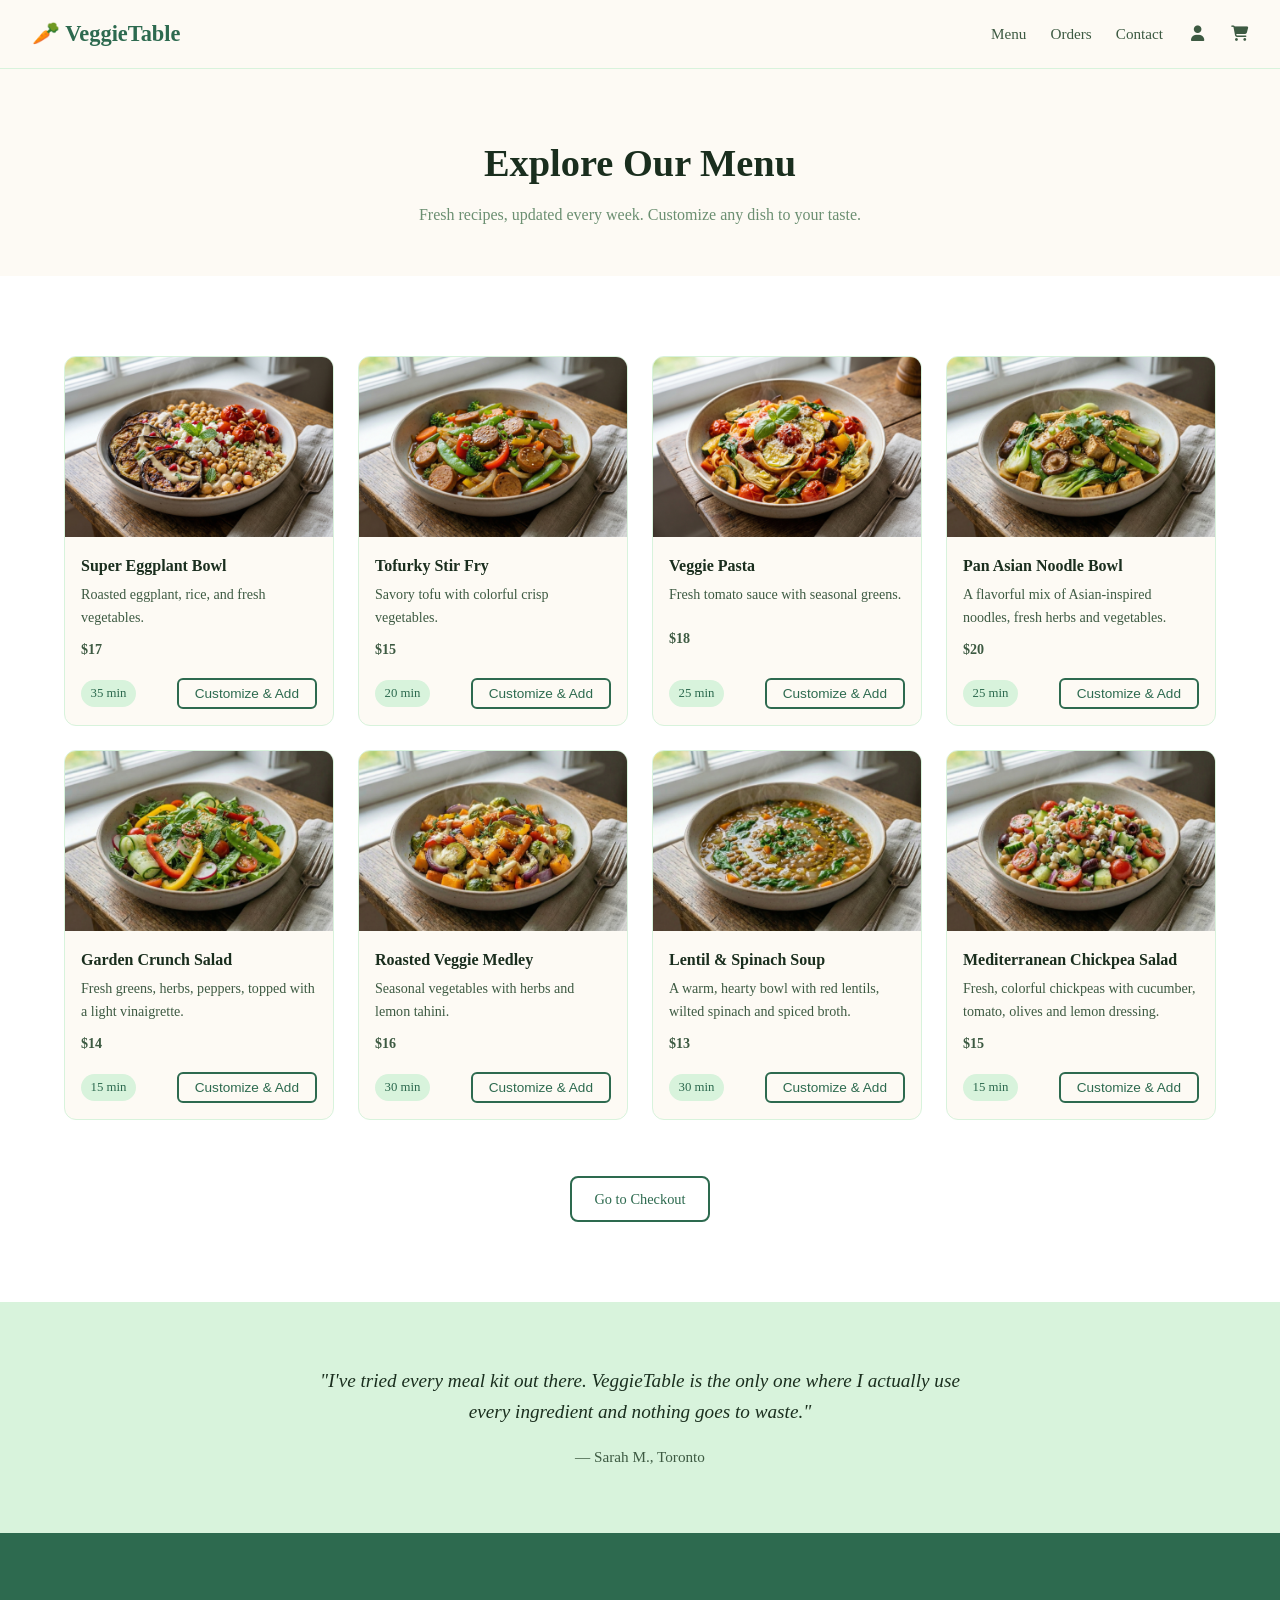
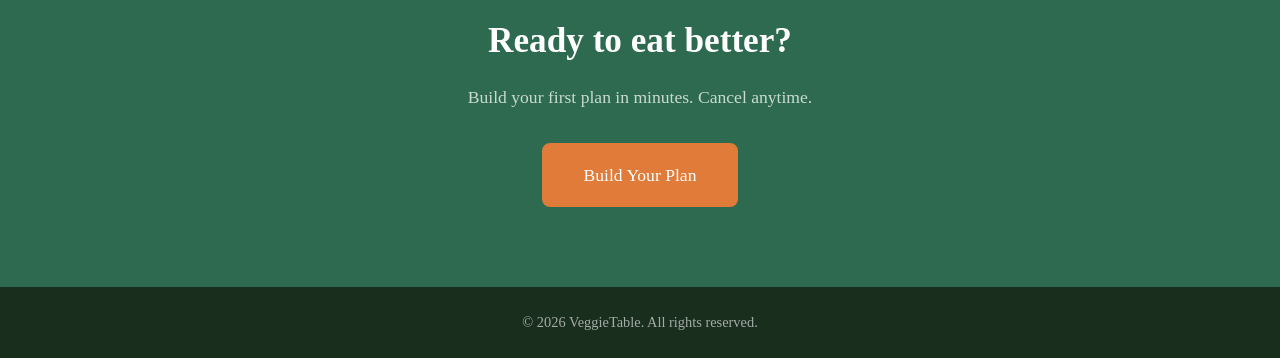
<file: menu.html>
<!DOCTYPE html>
  <html lang="en">
  <head>
    <meta charset="UTF-8" />
    <meta name="viewport" content="width=device-width, initial-scale=1.0"/>
    <title>Menu – VeggieTable</title>
    <link rel="stylesheet" href="styles/global.css">
    <link rel="stylesheet" href="styles/menu.css">
    <link rel="stylesheet" href="https://cdnjs.cloudflare.com/ajax/libs/font-awesome/6.5.0/css/all.min.css">
  </head>

  <body>

    <!-- NAVBAR -->
      <header class="navbar" id="navbar">
        <a href="index.html" class="logo">🥕 VeggieTable</a>
        <nav>
          <a href="menu.html">Menu</a>
          <a href="orders.html">Orders</a>
          <a href="contact.html">Contact</a>
          <!-- Account Icon -->
          <a href="login.html" class="account-icon" title="Sign In" id="account-link">
            <span class="account-display">
              <i class="fa-solid fa-user"></i>
            </span>
          </a>
          <!-- Cart Icon -->
          <a href="scheduling.html" class="cart-icon" title="Cart">
            <i class="fa-solid fa-cart-shopping"></i>
          </a>
        </nav>
      </header>


    <!-- PAGE HEADER -->
    <section class="menu-header">
      <h1>Explore Our Menu</h1>
      <p class="section-sub">Fresh recipes, updated every week. Customize any dish to your taste.</p>
    </section>


    <!-- MEALS GRID -->
    <section class="meals-preview" id="meals">

      <div class="meal-grid" id="meal-grid">

        <!-- 1 -->
        <article class="meal-card" data-meal-id="eggplant" data-name="Super Eggplant Bowl" data-price="17" data-image="img/eggplant.jpeg">
          <img src="img/eggplant.jpeg" alt="Super Eggplant Bowl">
          <div class="meal-info">
            <h3>Super Eggplant Bowl</h3>
            <p>Roasted eggplant, rice, and fresh vegetables.</p>
            <p class="meal-price">$17</p>
            <div class="meal-tag-row">
              <span class="tag">35 min</span>
              <button class="select-btn customize-btn">Customize & Add</button>
            </div>
          </div>
        </article>

        <!-- 2 -->
        <article class="meal-card" data-meal-id="tofurky" data-name="Tofurky Stir Fry" data-price="15" data-image="img/tofurky.jpeg">
          <img src="img/tofurky.jpeg" alt="Tofurky Stir Fry">
          <div class="meal-info">
            <h3>Tofurky Stir Fry</h3>
            <p>Savory tofu with colorful crisp vegetables.</p>
            <p class="meal-price">$15</p>
            <div class="meal-tag-row">
              <span class="tag">20 min</span>
              <button class="select-btn customize-btn">Customize & Add</button>
            </div>
          </div>
        </article>

        <!-- 3 -->
        <article class="meal-card" data-meal-id="pasta" data-name="Veggie Pasta" data-price="18" data-image="img/pasta.jpeg">
          <img src="img/pasta.jpeg" alt="Veggie Pasta">
          <div class="meal-info">
            <h3>Veggie Pasta</h3>
            <p>Fresh tomato sauce with seasonal greens.</p>
            <p class="meal-price">$18</p>
            <div class="meal-tag-row">
              <span class="tag">25 min</span>
              <button class="select-btn customize-btn">Customize & Add</button>
            </div>
          </div>
        </article>

        <!-- 4 -->
        <article class="meal-card" data-meal-id="panasian" data-name="Pan Asian Noodle Bowl" data-price="20" data-image="img/panasian.jpeg">
          <img src="img/panasian.jpeg" alt="Pan Asian Noodle Bowl">
          <div class="meal-info">
            <h3>Pan Asian Noodle Bowl</h3>
            <p>A flavorful mix of Asian-inspired noodles, fresh herbs and vegetables.</p>
            <p class="meal-price">$20</p>
            <div class="meal-tag-row">
              <span class="tag">25 min</span>
              <button class="select-btn customize-btn">Customize & Add</button>
            </div>
          </div>
        </article>

        <!-- 5 -->
        <article class="meal-card" data-meal-id="garden-salad" data-name="Garden Crunch Salad" data-price="14" data-image="img/crunch.jpeg">
          <img src="img/crunch.jpeg" alt="Garden Crunch Salad">
          <div class="meal-info">
            <h3>Garden Crunch Salad</h3>
            <p>Fresh greens, herbs, peppers, topped with a light vinaigrette.</p>
            <p class="meal-price">$14</p>
            <div class="meal-tag-row">
              <span class="tag">15 min</span>
              <button class="select-btn customize-btn">Customize & Add</button>
            </div>
          </div>
        </article>

        <!-- 6 -->
        <article class="meal-card" data-meal-id="veggie-medley" data-name="Roasted Veggie Medley" data-price="16" data-image="img/medley.jpeg">
          <img src="img/medley.jpeg" alt="Roasted Veggie Medley">
          <div class="meal-info">
            <h3>Roasted Veggie Medley</h3>
            <p>Seasonal vegetables with herbs and lemon tahini.</p>
            <p class="meal-price">$16</p>
            <div class="meal-tag-row">
              <span class="tag">30 min</span>
              <button class="select-btn customize-btn">Customize & Add</button>
            </div>
          </div>
        </article>

        <!-- 7 — NEW -->
        <article class="meal-card" data-meal-id="lentil" data-name="Lentil & Spinach Soup" data-price="13" data-image="img/lentil.jpeg">
          <img src="img/lentil.jpeg" alt="Lentil & Spinach Soup">
          <div class="meal-info">
            <h3>Lentil & Spinach Soup</h3>
            <p>A warm, hearty bowl with red lentils, wilted spinach and spiced broth.</p>
            <p class="meal-price">$13</p>
            <div class="meal-tag-row">
              <span class="tag">30 min</span>
              <button class="select-btn customize-btn">Customize & Add</button>
            </div>
          </div>
        </article>

        <!-- 8 — NEW -->
        <article class="meal-card" data-meal-id="pea" data-name="Mediterranean Chickpea Salad" data-price="15" data-image="img/pea.jpeg">
          <img src="img/pea.jpeg" alt="Mediterranean Chickpea Salad">
          <div class="meal-info">
            <h3>Mediterranean Chickpea Salad</h3>
            <p>Fresh, colorful chickpeas with cucumber, tomato, olives and lemon dressing.</p>
            <p class="meal-price">$15</p>
            <div class="meal-tag-row">
              <span class="tag">15 min</span>
              <button class="select-btn customize-btn">Customize & Add</button>
            </div>
          </div>
        </article>

      </div>

      <div class="menu-actions">
        <a href="checkout.html" class="btn-outline" id="go-to-cart">Go to Checkout</a>
      </div>

    </section>


    <!-- MODIFIER MODAL -->
    <div class="modal-overlay hidden" id="modifier-modal">
      <div class="modifier-modal">
        <button class="close-modal" id="close-modal" type="button">&times;</button>
        <h3 id="modal-meal-name">Customize Meal</h3>
        <p class="modal-meal-price">Base price: <span id="modal-base-price">$0</span></p>

        <div class="modifier-group">
          <h4>Add-ons</h4>
          <label><input type="checkbox" class="modifier-input" value="Avocado" data-price="3"> Add Avocado (+$3)</label>
          <label><input type="checkbox" class="modifier-input" value="Add Chicken" data-price="5"> Add Chicken (+$5)</label>
          <label><input type="checkbox" class="modifier-input" value="Extra Sauce" data-price="1"> Extra Sauce (+$1)</label>
        </div>

        <div class="modifier-group">
          <h4>Removals</h4>
          <label><input type="checkbox" class="modifier-input" value="No Onion" data-price="0"> No Onion</label>
          <label><input type="checkbox" class="modifier-input" value="No Garlic" data-price="0"> No Garlic</label>
          <label><input type="checkbox" class="modifier-input" value="No Peppers" data-price="0"> No Peppers</label>
          <label><input type="checkbox" class="modifier-input" value="No Dressing" data-price="0"> No Dressing</label>
          <label><input type="checkbox" class="modifier-input" value="No Pepper" data-price="0"> No Pepper</label>
          <label><input type="checkbox" class="modifier-input" value="No Salt" data-price="0"> No Salt</label>
          <label><input type="checkbox" class="modifier-input" value="Allergy - Gluten" data-price="0"> Allergy - Gluten</label>
          <label><input type="checkbox" class="modifier-input" value="Allergy - Nuts" data-price="0"> Allergy - Nuts</label>
        </div>

        <div class="modifier-group">
          <h4>Quantity</h4>
          <div class="qty-row">
            <button type="button" id="qty-minus">-</button>
            <span id="meal-qty">1</span>
            <button type="button" id="qty-plus">+</button>
          </div>
        </div>

        <div class="modal-footer">
          <p class="modal-total">Item total: <strong id="modal-total">$0</strong></p>
          <button class="btn-primary" id="add-to-cart-btn" type="button">Add to Cart</button>
        </div>
      </div>
    </div>


    <!-- TRUST -->
    <section class="trust" id="trust">
      <div class="trust-inner">
        <p class="quote">"I've tried every meal kit out there. VeggieTable is the only one where I actually use every ingredient and nothing goes to waste."</p>
        <span class="author">— Sarah M., Toronto</span>
      </div>
    </section>


    <!-- FINAL CTA -->
    <section class="final-cta" id="final-cta">
      <h2>Ready to eat better?</h2>
      <p>Build your first plan in minutes. Cancel anytime.</p>
      <a href="ordering.html" class="btn-primary large" id="cta-btn">Build Your Plan</a>
    </section>


    <!-- FOOTER -->
    <footer class="footer">
      <p>&copy; 2026 VeggieTable. All rights reserved.</p>
    </footer>


    <!-- CONFIRMATION MODAL -->

      <div class="modal-overlay hidden" id="cart-success-modal">
        <div class="modifier-modal success-modal">
          <button class="close-modal" id="close-cart-success-modal" type="button">&times;</button>

          <h3>Added to Your Cart</h3>
          <p class="success-message">
            <span id="cart-success-meal-name">Meal</span> has been added successfully.
          </p>

          <div class="success-actions">
            <a href="scheduling.html" class="btn-primary">Go to Scheduling</a>
            <button class="btn-secondary" id="continue-shopping-btn" type="button">
              Continue Shopping
            </button>
          </div>
        </div>
      </div>


    <script>

      // ---- NAVBAR SCROLL SHADOW ----
      var navbar = document.querySelector("#navbar");
      window.addEventListener("scroll", function () {
        if (window.scrollY > 10) {
          navbar.style.boxShadow = "0 2px 10px rgba(0,0,0,0.08)";
        } else {
          navbar.style.boxShadow = "none";
        }
      });

      // ---- CTA BUTTON ----
      var ctaBtn = document.querySelector("#cta-btn");
      ctaBtn.addEventListener("click", function () {
        this.style.backgroundColor = "#c96d2e";
      });

      // ---- MODAL LOGIC ----
      var modal = document.querySelector("#modifier-modal");
      var closeModalBtn = document.querySelector("#close-modal");
      var customizeButtons = document.querySelectorAll(".customize-btn");
      var modalMealName = document.querySelector("#modal-meal-name");
      var modalBasePrice = document.querySelector("#modal-base-price");
      var modalTotal = document.querySelector("#modal-total");
      var addToCartBtn = document.querySelector("#add-to-cart-btn");
      var qtyMinus = document.querySelector("#qty-minus");
      var qtyPlus = document.querySelector("#qty-plus");
      var mealQty = document.querySelector("#meal-qty");

      var activeMeal = null;
      var activeQty = 1;

      // ---- CONFIRMATION MODAL ----

      var cartSuccessModal = document.querySelector("#cart-success-modal");
      var closeCartSuccessModalBtn = document.querySelector("#close-cart-success-modal");
      var continueShoppingBtn = document.querySelector("#continue-shopping-btn");
      var cartSuccessMealName = document.querySelector("#cart-success-meal-name");

      function getCart() {
        return JSON.parse(localStorage.getItem("veggieTableCart")) || [];
      }

      function saveCart(cart) {
        localStorage.setItem("veggieTableCart", JSON.stringify(cart));
      }

      function resetModalSelections() {
        document.querySelectorAll(".modifier-input").forEach(function (input) {
          input.checked = false;
        });
        activeQty = 1;
        mealQty.textContent = activeQty;
      }

      function getSelectedModifiers() {
        var modifiers = [];
        document.querySelectorAll(".modifier-input:checked").forEach(function (input) {
          modifiers.push({ name: input.value, price: Number(input.dataset.price) });
        });
        return modifiers;
      }

      function calculateItemTotal() {
        if (!activeMeal) return 0;
        var modifiers = getSelectedModifiers();
        var modifierTotal = modifiers.reduce(function (sum, item) {
          return sum + item.price;
        }, 0);
        return (activeMeal.price + modifierTotal) * activeQty;
      }

      function renderModalTotal() {
        modalTotal.textContent = "$" + calculateItemTotal().toFixed(2);
      }

      function openModalForMeal(card) {
        activeMeal = {
          id: card.dataset.mealId,
          name: card.dataset.name,
          price: Number(card.dataset.price),
          image: card.dataset.image
        };
        resetModalSelections();
        modalMealName.textContent = activeMeal.name;
        modalBasePrice.textContent = "$" + activeMeal.price.toFixed(2);
        renderModalTotal();
        modal.classList.remove("hidden");
      }

      customizeButtons.forEach(function (button) {
        button.addEventListener("click", function () {
          var mealCard = this.closest(".meal-card");
          openModalForMeal(mealCard);
        });
      });

      closeModalBtn.addEventListener("click", function () {
        modal.classList.add("hidden");
      });

      modal.addEventListener("click", function (e) {
        if (e.target === modal) {
          modal.classList.add("hidden");
        }
      });

      qtyPlus.addEventListener("click", function () {
        activeQty += 1;
        mealQty.textContent = activeQty;
        renderModalTotal();
      });

      qtyMinus.addEventListener("click", function () {
        if (activeQty > 1) {
          activeQty -= 1;
          mealQty.textContent = activeQty;
          renderModalTotal();
        }
      });

      document.querySelectorAll(".modifier-input").forEach(function (input) {
        input.addEventListener("change", renderModalTotal);
      });

      addToCartBtn.addEventListener("click", function () {
        if (!activeMeal) return;
        var selectedModifiers = getSelectedModifiers();
        var cart = getCart();
        cart.push({
          id: activeMeal.id,
          name: activeMeal.name,
          basePrice: activeMeal.price,
          quantity: activeQty,
          modifiers: selectedModifiers,
          total: calculateItemTotal(),
          image: activeMeal.image
        });
        saveCart(cart);
        modal.classList.add("hidden");
        cartSuccessMealName.textContent = activeMeal.name;
        cartSuccessModal.classList.remove("hidden");
      });

      // CONFIRMATION MODAL

      closeCartSuccessModalBtn.addEventListener("click", function () {
        cartSuccessModal.classList.add("hidden");
      });

      continueShoppingBtn.addEventListener("click", function () {
        cartSuccessModal.classList.add("hidden");
      });

      cartSuccessModal.addEventListener("click", function (e) {
        if (e.target === cartSuccessModal) {
          cartSuccessModal.classList.add("hidden");
        }
      });  

      // ACCOUNT BADGE

        function updateAccountBadge() {
        var accountDisplay = document.querySelector(".account-display");
        var accountLink = document.getElementById("account-link");
        var savedName = localStorage.getItem("veggieName");

        if (!accountDisplay || !accountLink) return;

        if (savedName && savedName.trim() !== "") {
          var firstLetter = savedName.trim().charAt(0).toUpperCase();

          accountDisplay.innerHTML =
            '<span class="account-badge">' + firstLetter + '</span>';

          accountLink.href = "#";
          accountLink.title = "Sign Out";

          accountLink.onclick = function (e) {
            e.preventDefault();

            var confirmLogout = confirm("Sign out of VeggieTable?");

            if (confirmLogout) {
              localStorage.removeItem("veggieName");
              localStorage.removeItem("veggieEmail");
              localStorage.removeItem("veggiePassword");

              window.location.href = "index.html";
            }
          };
        } else {
          accountDisplay.innerHTML =
            '<i class="fa-solid fa-user"></i>';

          accountLink.href = "login.html";
          accountLink.title = "Sign In";
          accountLink.onclick = null;
        }
      }

      document.addEventListener("DOMContentLoaded", updateAccountBadge);

    </script>

  </body>
  </html>
</file>
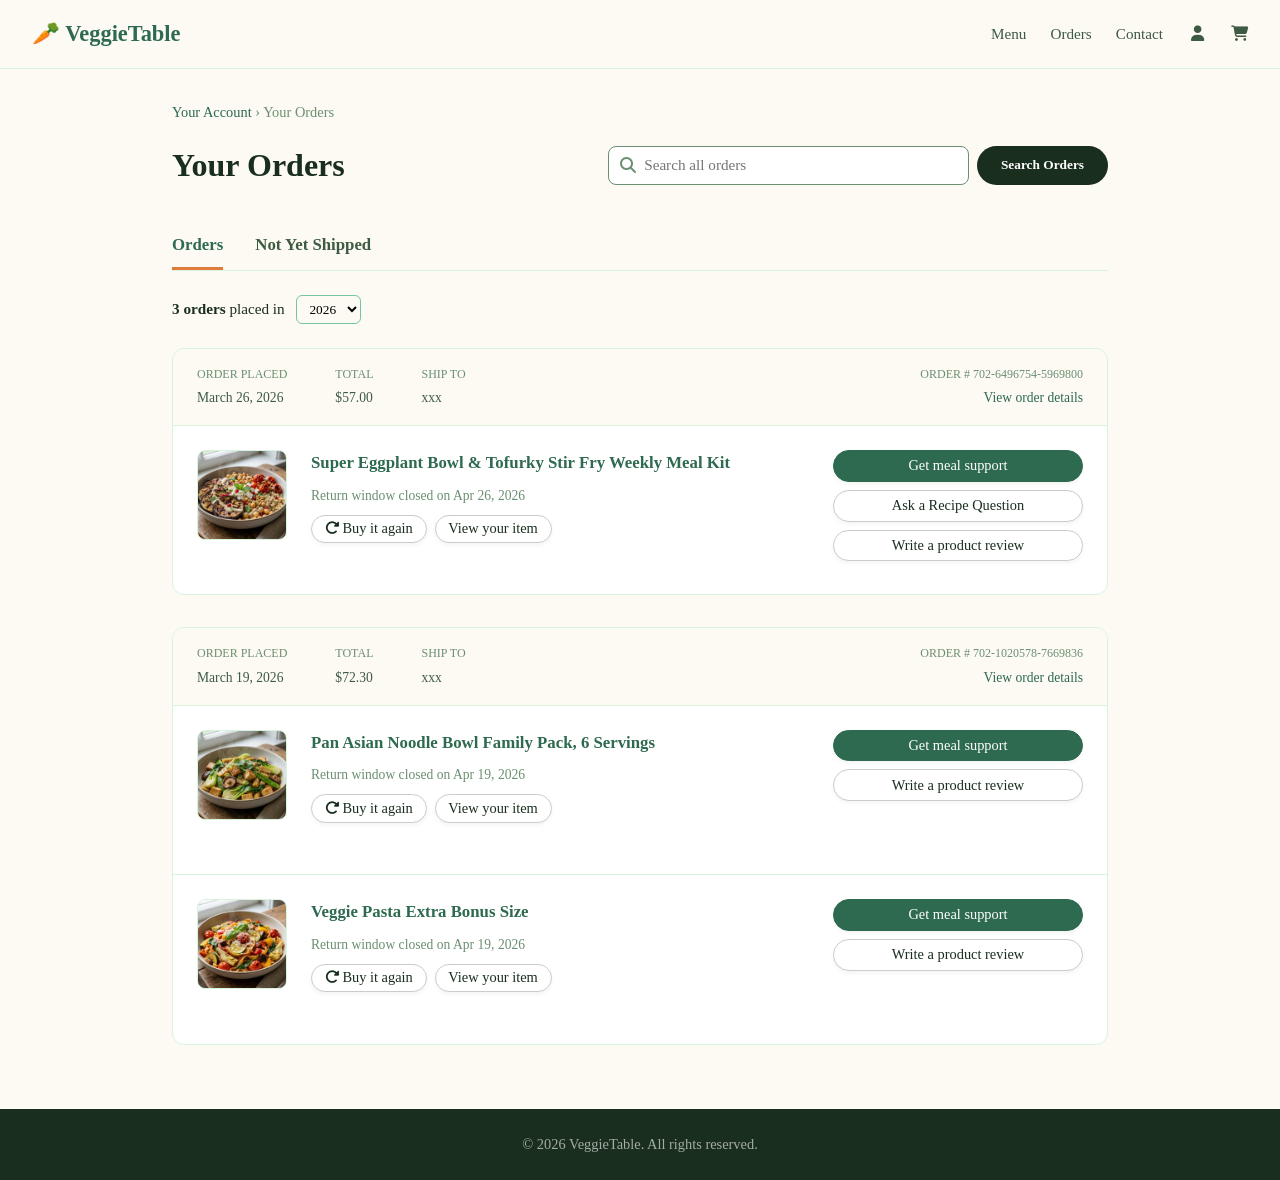
<file: orders.html>
<!DOCTYPE html>
<html>
  <head>
    <title>Your Orders </title>
    <link rel="stylesheet" href="styles/global.css">
    <link rel="stylesheet" href="styles/orders.css">  
    <link rel="stylesheet" href="https://cdnjs.cloudflare.com/ajax/libs/font-awesome/6.5.0/css/all.min.css">
    <style>
      body {
        display: flex;
        flex-direction: column;
        min-height: 100vh; 
        margin: 0;
      }
    </style>
  </head>
  <body>
    
<!-- NAVBAR -->
      <header class="navbar" id="navbar">
        <a href="index.html" class="logo">🥕 VeggieTable</a>
        <nav>
          <a href="menu.html">Menu</a>
          <a href="orders.html">Orders</a>
          <a href="contact.html">Contact</a>
          <!-- Account Icon -->
          <a href="login.html" class="account-icon" title="Sign In" id="account-link">
            <span class="account-display">
              <i class="fa-solid fa-user"></i>
            </span>
          </a>
          <!-- Cart Icon -->
          <a href="checkout.html" class="cart-icon" title="Cart">
            <i class="fa-solid fa-cart-shopping"></i>
          </a>
        </nav>
      </header>

<main class="account-container">
    
    <div class="breadcrumb">
      <a href="#">Your Account</a> &rsaquo; Your Orders
    </div>

    <div class="orders-header-row">
      <h1>Your Orders</h1>
      <div class="orders-search">
        <div class="search-input-container">
          <i class="fa-solid fa-magnifying-glass"></i>
          <input type="text" id="searchInput" placeholder="Search all orders">
        </div>
        <button class="search-btn" id="searchBtn">Search Orders</button>
      </div>
    </div>
    <p id="searchMessage" class="message-text"></p>

    <div class="orders-tabs">
      <a href="#" class="active" id="ordersTab">Orders</a>
      <a href="#" id="notShippedTab">Not Yet Shipped</a>
    </div>

    <div id="ordersContent">
      <div class="filter-row">
        <span id="orderCountText"><strong>3 orders</strong></span> placed in 
        <select id="yearSelect">
          <option value="2026">2026</option>
          <option value="2025">2025</option>
        </select>
      </div>

      <div id="orders2026">
        <div class="order-card">
          <div class="order-card-header">
            <div class="header-left">
              <div class="header-col"><span>Order Placed</span>March 26, 2026</div>
              <div class="header-col"><span>Total</span>$57.00</div>
              <div class="header-col"><span>Ship To</span>xxx</div>
            </div>
            <div class="header-right">
              <div class="header-col">
                <span>Order # 702-6496754-5969800</span>
                <a href="#">View order details</a>
              </div>
            </div>
          </div>

          <div class="order-item">
            <img src="img/eggplant.jpeg" alt="Eggplant Bowl" class="item-img" onerror="this.src='https://via.placeholder.com/90x90?text=Meal'">
            <div class="item-details">
              <a href="#" class="item-title">Super Eggplant Bowl & Tofurky Stir Fry Weekly Meal Kit</a>
              <p class="item-return">Return window closed on Apr 26, 2026</p>
              <div class="action-row" style="max-width: 300px;">
                <button class="btn-action-outline" id="buyAgain1"><i class="fa-solid fa-rotate-right"></i> Buy it again</button>
                <button class="btn-action-outline">View your item</button>
              </div>
              <p id="message1" class="message-text"></p>
            </div>
            <div class="item-actions">
              <button class="btn-action">Get meal support</button>
              <button class="btn-action-outline">Ask a Recipe Question</button>
              <button class="btn-action-outline">Write a product review</button>
            </div>
          </div>
        </div>

        <div class="order-card">
          <div class="order-card-header">
            <div class="header-left">
              <div class="header-col"><span>Order Placed</span>March 19, 2026</div>
              <div class="header-col"><span>Total</span>$72.30</div>
              <div class="header-col"><span>Ship To</span>xxx</div>
            </div>
            <div class="header-right">
              <div class="header-col">
                <span>Order # 702-1020578-7669836</span>
                <a href="#">View order details</a>
              </div>
            
            </div>
          </div>

          <div class="order-item">
            <img src="img/panasian.jpeg" alt="Pan Asian Noodle Bowl" class="item-img" onerror="this.src='https://via.placeholder.com/90x90?text=Meal'">
            <div class="item-details">
              <a href="#" class="item-title">Pan Asian Noodle Bowl Family Pack, 6 Servings</a>
              <p class="item-return">Return window closed on Apr 19, 2026</p>
              <div class="action-row" style="max-width: 300px;">
                <button class="btn-action-outline" id="buyAgain2"><i class="fa-solid fa-rotate-right"></i> Buy it again</button>
                <button class="btn-action-outline">View your item</button>
              </div>
              <p id="message2" class="message-text"></p>
            </div>
            <div class="item-actions">
              <button class="btn-action">Get meal support</button>
              <button class="btn-action-outline">Write a product review</button>
            </div>
          </div>

          <div class="order-item">
            <img src="img/pasta.jpeg" alt="Veggie Pasta" class="item-img" onerror="this.src='https://via.placeholder.com/90x90?text=Meal'">
            <div class="item-details">
              <a href="#" class="item-title">Veggie Pasta Extra Bonus Size</a>
              <p class="item-return">Return window closed on Apr 19, 2026</p>
              <div class="action-row" style="max-width: 300px;">
                <button class="btn-action-outline" id="buyAgain3"><i class="fa-solid fa-rotate-right"></i> Buy it again</button>
                <button class="btn-action-outline">View your item</button>
              </div>
              <p id="message3" class="message-text"></p>
            </div>
            <div class="item-actions">
              <button class="btn-action">Get meal support</button>
              <button class="btn-action-outline">Write a product review</button>
            </div>
          </div>
        </div>
      </div>
      <div id="orders2025" style="display: none;">
        <div class="order-card">
          <div class="order-card-header">
            <div class="header-left">
              <div class="header-col"><span>Order Placed</span>April 12, 2025</div>
              <div class="header-col"><span>Total</span>$32.00</div>
              <div class="header-col"><span>Ship To</span>xxx</div>
            </div>
            <div class="header-right">
              <div class="header-col">
                <span>Order # 702-8884444-1111111</span>
                <a href="#">View order details</a>
              </div>
            </div>
          </div>

          <div class="order-item">
            <img src="img/pasta.jpeg" alt="Veggie Pasta" class="item-img" onerror="this.src='https://via.placeholder.com/90x90?text=Meal'">
            <div class="item-details">
              <a href="#" class="item-title">Veggie Pasta Extra Bonus Size</a>
              <div class="action-row" style="max-width: 300px;">
                <button class="btn-action-outline" id="buyAgain4"><i class="fa-solid fa-rotate-right"></i> Buy it again</button>
                <button class="btn-action-outline">View your item</button>
              </div>
              <p id="message4" class="message-text"></p>
            </div>
            <div class="item-actions">
              <button class="btn-action">Get meal support</button>
              <button class="btn-action-outline">Write a product review</button>
            </div>
          </div>
        </div>
      </div>
      </div> 
    
    <div id="notShippedContent" style="display: none; padding: 4rem 1rem; text-align: center;">
      <p style="font-size: 1.1rem; margin-bottom: 0.5rem; color: var(--text-dark);">Looking for an order? All of your orders have been shipped.</p>
      <p><a href="#" id="viewAllOrdersLink" style="color: var(--green-dark); font-weight: bold; text-decoration: none;">View all orders</a></p>
    </div>

  </main>

    <!-- FOOTER -->
    <footer class="footer">
      <p>&copy; 2026 VeggieTable. All rights reserved.</p>
    </footer>

  <script>
    var buyAgain1 = document.querySelector("#buyAgain1");
    var buyAgain2 = document.querySelector("#buyAgain2");
    var buyAgain3 = document.querySelector("#buyAgain3");
    var buyAgain4 = document.querySelector("#buyAgain4");
    var searchBtn = document.querySelector("#searchBtn");
    var searchInput = document.querySelector("#searchInput");
    var searchMessage = document.querySelector("#searchMessage");

    buyAgain1.addEventListener("click", doThisWhenClicked);
    buyAgain2.addEventListener("click", doThisWhenClicked);
    buyAgain3.addEventListener("click", doThisWhenClicked);
    buyAgain4.addEventListener("click", doThisWhenClicked);

    function doThisWhenClicked() {
      var message1 = document.querySelector("#message1");
      var message2 = document.querySelector("#message2");
      var message3 = document.querySelector("#message3");
      var message4 = document.querySelector("#message4");

      if (this.id === "buyAgain1") {
        message1.textContent = "✓ Super Eggplant Bowl added to your cart!";
        message1.style.color = "green";
      } else if (this.id === "buyAgain2") {
        message2.textContent = "✓ Pan Asian Noodle Bowl added to your cart!";
        message2.style.color = "green";
      } else if (this.id === "buyAgain3") {
        message3.textContent = "✓ Veggie Pasta added to your cart!";
        message3.style.color = "green";
      } else if (this.id === "buyAgain4") {
        message4.textContent = "✓ Veggie Pasta added to your cart!";
        message4.style.color = "green";
      }
    }

    searchBtn.addEventListener("click", function () {
      if (searchInput.value !== "") {
        searchMessage.textContent = "Searching your past orders for: '" + searchInput.value + "'...";
        searchMessage.style.color = "var(--green-dark)";
      } else {
        searchMessage.textContent = "Please type something in the search bar first.";
        searchMessage.style.color = "red";
      }
    });

    var ordersTab = document.querySelector("#ordersTab");
    var notShippedTab = document.querySelector("#notShippedTab");
    var ordersContent = document.querySelector("#ordersContent");
    var notShippedContent = document.querySelector("#notShippedContent");
    var viewAllOrdersLink = document.querySelector("#viewAllOrdersLink");

    function showNotShipped(event) {
      event.preventDefault(); // Prevent page jump
      ordersTab.classList.remove("active");
      notShippedTab.classList.add("active");
      ordersContent.style.display = "none";
      notShippedContent.style.display = "block";
    }

    function showOrders(event) {
      event.preventDefault(); 
      notShippedTab.classList.remove("active");
      ordersTab.classList.add("active");
      notShippedContent.style.display = "none";
      ordersContent.style.display = "block";
    }
    notShippedTab.addEventListener("click", showNotShipped);
    ordersTab.addEventListener("click", showOrders);
    viewAllOrdersLink.addEventListener("click", showOrders);
    var yearSelect = document.querySelector("#yearSelect");
    var orders2026 = document.querySelector("#orders2026");
    var orders2025 = document.querySelector("#orders2025");
    var orderCountText = document.querySelector("#orderCountText");
    
    yearSelect.addEventListener("change", function() {
      if (this.value === "2026") {
        orders2026.style.display = "block";
        orders2025.style.display = "none";
        orderCountText.innerHTML = "<strong>3 orders</strong>";
      } else if (this.value === "2025") {
        orders2026.style.display = "none";
        orders2025.style.display = "block";
        orderCountText.innerHTML = "<strong>1 order</strong>"; 
      }
    });

  </script>
  
  </body>

</html>
</file>
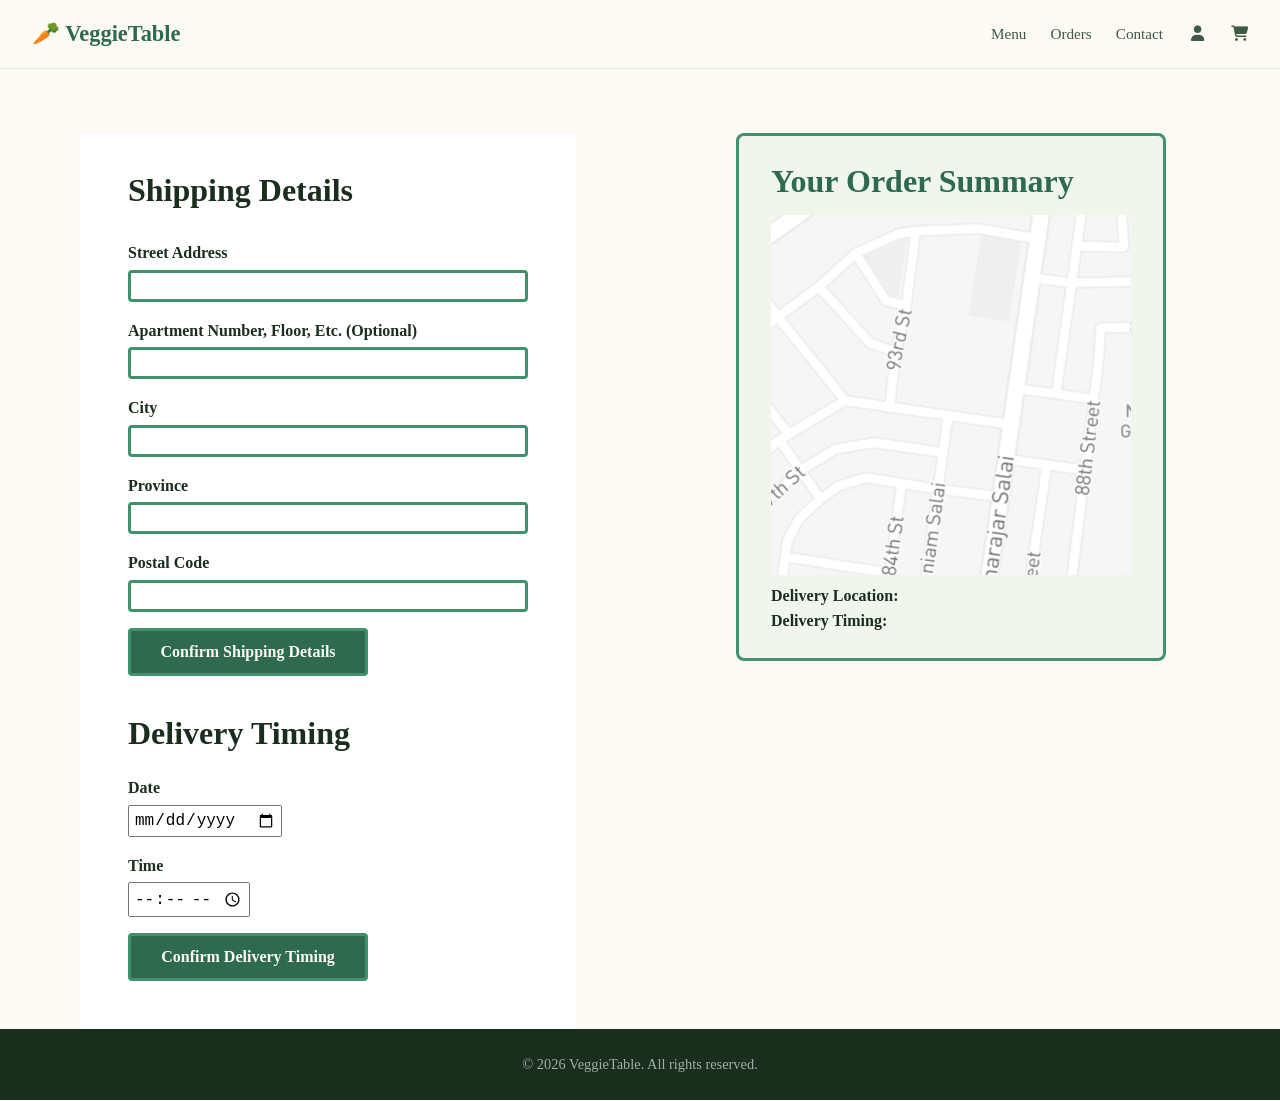
<file: scheduling.html>
<!DOCTYPE html>
<html>
  <head>
    <title> Scheduling </title>
    <link rel="stylesheet" href="styles/global.css">
    <link rel="stylesheet" href="styles/scheduling.css"> 
    <link rel="stylesheet" href="https://cdnjs.cloudflare.com/ajax/libs/font-awesome/6.5.0/css/all.min.css">
  </head>
  <body>
    
    <!-- NAVBAR -->
      <header class="navbar" id="navbar">
        <a href="index.html" class="logo">🥕 VeggieTable</a>
        <nav>
          <a href="menu.html">Menu</a>
          <a href="orders.html">Orders</a>
          <a href="contact.html">Contact</a>
          <!-- Account Icon -->
          <a href="login.html" class="account-icon" title="Sign In" id="account-link">
            <span class="account-display">
              <i class="fa-solid fa-user"></i>
            </span>
          </a>
          <!-- Cart Icon -->
          <a href="scheduling.html" class="cart-icon" title="Cart">
            <i class="fa-solid fa-cart-shopping"></i>
          </a>
        </nav>
      </header>

    <!--SCHEDULING PAGE CONTENT-->
    <main>
      <!--PAGE CONTAINER-->
      <div id="container_section1_2_3">
            <div id="container_section1_2">
                <!--SHIPPING INPUT FIELDS-->
                <div id="section1">
                    <h2 class="header">Shipping Details</h2>
                    <div class="shipping_details">
                        <p class="subheader">Street Address</p>
                        <input class="input_field" type="text" id="input_address">
                        <p class="input_error"></p>
                        <p class="subheader">Apartment Number, Floor, Etc. (Optional)</p>
                        <input class="input_field" type="text" id="input_addressoptional">
                        <p class="input_error"></p>
                        <p class="subheader">City</p>
                        <input class="input_field" type="text" id="input_city">
                        <p class="input_error"></p>
                        <p class="subheader">Province</p>
                        <input class="input_field" type="text" id="input_province">
                        <p class="input_error"></p>
                        <p class="subheader">Postal Code</p>
                        <input class="input_field" type="text" id="input_postal">
                        <p class="input_error"> </p>
                        <input type="button" value="Confirm Shipping Details" id="confirm_shipping">
                    </div>
                </div>
                <!--DELIVERY INPUT FIELDS-->
                <div id="section2">
                    <h2>Delivery Timing</h2>
                    <p class="subheader">Date</p>
                    <input id="date_value" type="date">
                    <p class="time_error"> </p>
                    <p class="subheader">Time</p>
                    <input id="time_value" type="time" step="1800">
                    <p class="time_error"> </p>
                    <input type="button" value="Confirm Delivery Timing" id="confirm_timing">
                </div>
            </div>
            <!--ORDER SUMMARY-->
            <div id="container_section3">
                <h1 id="order_summary">Your Order Summary</h1>
                <div id="container_media">
                    <img id="shipping_img" width="360" src="img/DG8002_MapAnim_Time_0.png">
                </div>
                <hi class="subheader">Delivery Location:</hi>
                <p id="confirmed_shipping_details_1"> </p>
                <p id="confirmed_shipping_details_2"> </p>
                <h1 class="subheader"> Delivery Timing:</h1>
                <p id="confirmed_delivery_timing"> </p>
                <input type="button" value="Confirm Order & Pay" id="confirm_order">
            </div>
       </div>
    </main>

    <!-- FOOTER -->
      <footer class="footer">
        <p>&copy; 2026 VeggieTable. All rights reserved.</p>
      </footer>

  <script>
    // SHIPPING ANIMATION & CONFIRMATION TRIGGER
    var confirm_shipping=document.querySelector("#confirm_shipping");
    confirm_shipping.addEventListener("click", shippinganim);
    confirm_shipping.addEventListener("mouseover", buttonhover);
    confirm_shipping.addEventListener("mouseout", buttonoff);
        
    // SHIPPING ANIMATION VARIABLES
    var container_media=document.querySelector("#container_media")
    var shipping_img=document.querySelector("#shipping_img");
    const videoSrc="img/DG8002_MapAnim_1.mp4"
    const finalImgSrc="DG8002_MapAnim_Time_114.png"

    // SHIPPING CONFIRMATION VARIABLES
    var confirmed_shipping_details_1=document.querySelector("#confirmed_shipping_details_1");
    var confirmed_shipping_details_2=document.querySelector("#confirmed_shipping_details_2");
    var input_address=document.querySelector("#input_address");
    var input_addressoptional=document.querySelector("#input_addressoptional");
    var input_city=document.querySelector("#input_city");
    var input_province=document.querySelector("#input_province");
    var input_postal=document.querySelector("#input_postal");

    // DELIVERY TIMING CONFIRMATION TRIGGER & VARIABLES
    var confirm_timing=document.querySelector("#confirm_timing");
    confirm_timing.addEventListener("click", timingconfirm);
    confirm_timing.addEventListener("mouseover", buttonhover);
    confirm_timing.addEventListener("mouseout", buttonoff);
    var date_value=document.querySelector("#date_value");
    var time_value=document.querySelector("#time_value");
    var confirmed_delivery_timing=document.querySelector("#confirmed_delivery_timing");

    // FINAL CONFIRMATION VARIABLES
    var shippingfinalized=false;
    var timingfinalized=false;
    var confirm_order=document.querySelector("#confirm_order");

    // NEXT PAGE VARIABLES
    var confirm_order=document.querySelector("#confirm_order");
    confirm_order.addEventListener("click", paymentpage);
    confirm_order.addEventListener("mouseover", payhover);
    confirm_order.addEventListener("mouseout", payoff);


    function shippinganim(){
        if(!input_address.value){
            input_address.nextElementSibling.textContent="Please provide a valid address";
        } else{
            input_address.nextElementSibling.textContent="";
        }
        if(!input_city.value){
            input_city.nextElementSibling.textContent="Please provide a valid city";
        } else{
            input_city.nextElementSibling.textContent="";
        }
        if(!input_province.value){
            input_province.nextElementSibling.textContent="Please provide a valid province";
        } else{
            input_province.nextElementSibling.textContent="";
        }
        if(!input_postal.value){
            input_postal.nextElementSibling.textContent="Please provide a valid address";
        } else{
            input_postal.nextElementSibling.textContent="";
        }
        if(input_address.value && input_city.value && input_province.value && input_postal.value){
            confirmed_shipping_details_1.textContent=input_address.value + ", " + input_addressoptional.value;
            confirmed_shipping_details_2.textContent=input_city.value + ", " + input_province.value + ", " + input_postal.value;
            var video=document.createElement("video");
            video.autoplay=true;
            video.muted=true;
            video.controls=false;
            video.src=videoSrc;
            video.width=350;
            video.height=350;
            if(shippingfinalized==false){
                container_media.replaceChild(video, shipping_img);
            }
            shippingfinalized=true
            checkALLfinal()  
        }
    }
    function timingconfirm(){
        if(date_value.value && time_value.value){
            confirmed_delivery_timing.textContent=date_value.value + " at " + time_value.value
            timingfinalized=true
            checkALLfinal()
        } else{
            date_value.nextElementSibling.textContent="Please select a date"
            time_value.nextElementSibling.textContent="Please select a time"
        }
    }
    function checkALLfinal(){
        if (shippingfinalized && timingfinalized) {
            confirm_order.style.display = "block";
        }        
    }
    function paymentpage(){
        window.location.href="checkout.html"
    }
    function buttonhover(){
      this.style.backgroundColor="#244F3D";
    }
    function buttonoff(){
      this.style.backgroundColor="#2d6a4f";
    }
    function payhover(){
      this.style.backgroundColor="#c96d2e";
    }
    function payoff(){
      this.style.backgroundColor="#e07b39";
    }

    // ACCOUNT BADGE

        function updateAccountBadge() {
        var accountDisplay = document.querySelector(".account-display");
        var accountLink = document.getElementById("account-link");
        var savedName = localStorage.getItem("veggieName");

        if (!accountDisplay || !accountLink) return;

        if (savedName && savedName.trim() !== "") {
          var firstLetter = savedName.trim().charAt(0).toUpperCase();

          accountDisplay.innerHTML =
            '<span class="account-badge">' + firstLetter + '</span>';

          accountLink.href = "#";
          accountLink.title = "Sign Out";

          accountLink.onclick = function (e) {
            e.preventDefault();

            var confirmLogout = confirm("Sign out of VeggieTable?");

            if (confirmLogout) {
              localStorage.removeItem("veggieName");
              localStorage.removeItem("veggieEmail");
              localStorage.removeItem("veggiePassword");

              window.location.href = "index.html";
            }
          };
        } else {
          accountDisplay.innerHTML =
            '<i class="fa-solid fa-user"></i>';

          accountLink.href = "login.html";
          accountLink.title = "Sign In";
          accountLink.onclick = null;
        }
      }

      document.addEventListener("DOMContentLoaded", updateAccountBadge);

  </script>
  
  </body>

</html>
</file>
<file: styles/global.css>
/* ========================
     VARIABLES & RESET
     ======================== */

  :root {
    --green-dark:  #2d6a4f;
    --green-mid:   #40916c;
    --green-light: #74c69d;
    --green-pale:  #d8f3dc;
    --cream:       #fdfaf4;
    --text-dark:   #1a2e1e;
    --text-mid:    #3d5a42;
    --text-light:  #6b8f71;
    --white:       #ffffff;
    --orange:      #e07b39;
    --orange-light: #f8a847;
  }

  * {
    margin: 0;
    padding: 0;
    box-sizing: border-box;
  }

  body {
    font-family: Georgia, serif;
    background-color: var(--cream);
    color: var(--text-dark);
    line-height: 1.6;
  }

  a {
    text-decoration: none;
    color: inherit;
  }

  h2 {
    font-size: 2rem;
    color: var(--text-dark);
    margin-bottom: 1rem;
  }

  .section-sub {
    color: var(--text-light);
    margin-bottom: 2rem;
  }


  /* ========================
     NAVBAR
     ======================== */

  .navbar {
    display: flex;
    justify-content: space-between;
    align-items: center;
    padding: 1rem 2rem;
    background-color: var(--cream);
    border-bottom: 1px solid var(--green-pale);
    position: sticky;
    top: 0;
    z-index: 100;
  }

  .logo {
    font-size: 1.4rem;
    font-weight: bold;
    color: var(--green-dark);
    transition: color 0.2s ease;
  }

  .logo:hover {
    color: var(--green-light);
  }

  .navbar nav {
    display: flex;
    gap: 1.5rem;
    align-items: center;
  }

  .navbar nav a {
    color: var(--text-mid);
    font-size: 0.95rem;
  }

  .navbar nav a:hover {
    color: var(--green-light);
  }

  .cart-icon {
    font-size: 1.1rem;
  }


  .logo-text {
  font-size: 1.4rem;
  font-weight: bold;
  text-decoration: none;
  color: var(--color-text-inverse);
}

.account-display {
  display: inline-flex;
  align-items: center;
  justify-content: center;
  min-width: 1.25rem;
  min-height: 1.25rem;
}

.account-badge {
  width: 1.5rem;
  height: 1.5rem;
  border-radius: 50%;
  display: inline-flex;
  align-items: center;
  justify-content: center;
  background-color: var(--green-dark);
  color: var(--white);
  font-size: 0.9rem;
  font-weight: bold;
  line-height: 1;
}

  /* ========================
     BUTTONS
     ======================== */

  .btn-primary {
    display: inline-block;
    background-color: var(--green-dark);
    color: var(--white);
    padding: 0.75rem 1.8rem;
    border-radius: 8px;
    font-size: 1rem;
    font-family: Georgia, serif;
    cursor: pointer;
    border: 2px solid var(--green-dark);
    transition: background-color 0.2s;
  }

  .btn-primary:hover {
    background-color: var(--green-mid);
    border-color: var(--green-mid);
  }

  .btn-primary.large {
    padding: 1rem 2.5rem;
    font-size: 1.1rem;
  }
    .btn-secondary {
    display: inline-block;
    background-color: transparent;
    color: var(--green-dark);
    border: 1px solid var(--green-dark);
    text-decoration: none;
    padding: 0.9rem 1.5rem;
    border-radius: 8px;
    font: inherit;
    cursor: pointer;
    transition: background-color 0.2s ease, color 0.2s ease;
  }

  .btn-secondary:hover {
    color: var(--green-light);
    border: 1px solid var(--green-light);
  }

/* ========================
     FOOTER
     ======================== */

  .footer {
    padding: 1.5rem;
    text-align: center;
    background-color: var(--text-dark);
    color: rgba(255,255,255,0.6);
    font-size: 0.9rem;
  }


  /* ========================
     RESPONSIVE
     ======================== */

  @media (max-width: 900px) {
    .hero {
      flex-direction: column;
      padding: 3rem 2rem;
      text-align: center;
    }
    .hero-text p { max-width: 100%; }
    .steps { flex-direction: column; align-items: center; }
    .feature-cards { flex-direction: column; align-items: center; }
    .meal-grid { grid-template-columns: repeat(2, 1fr); }
    
  }

  @media (max-width: 600px) {
    .meal-grid { grid-template-columns: 1fr; }
    .how-it-works, .features, .meals-preview, .trust, .final-cta { padding: 3rem 1.5rem; }
    .logo-icon {
      display: none;
    }
  }


/* FOOTER */

/* .site-footer {
  background-color: var(--color-primary-dark);
  color: #fff;
  text-align: center;
  padding: 1.25rem;
} */

/* -------------------- */
/* RESPONSIVE           */
/* -------------------- */

/* @media (max-width: 900px) {

  .nav-links {
    gap: 1.25rem;
  }
}

@media (max-width: 600px) {
  .nav-container {
    grid-template-columns: 1fr;
    gap: 1rem;
  }

  .nav-logo {
    justify-content: center;
  }

  .nav-links {
    justify-content: center;
    grid-auto-flow: row;
    gap: 0.75rem;
    text-align: center;
  }

} */
</file>
<file: styles/index.css>
/* ========================
     HERO
     ======================== */

  .hero {
    display: flex;
    align-items: center;
    gap: 3rem;
    padding: 5rem 4rem;
    background-color: var(--cream);
  }

  .hero-text {
    flex: 1;
  }

  .hero-text h1 {
    font-size: 2.8rem;
    line-height: 1.2;
    margin-bottom: 1rem;
    color: var(--text-dark);
  }

  .hero-text h1 em {
    color: var(--green-dark);
    font-style: italic;
  }

  .hero-text p {
    font-size: 1.1rem;
    color: var(--text-mid);
    margin-bottom: 2rem;
    max-width: 480px;
  }

  .hero-image {
    flex: 1;
  }

  .hero-image img {
    border-radius: 16px;
    max-height: 420px;
    object-fit: cover;
  }


  /* ========================
     HOW IT WORKS
     ======================== */

  .how-it-works {
    padding: 5rem 4rem;
    background-color: var(--white);
    text-align: center;
  }

  .steps {
    display: flex;
    gap: 2rem;
    justify-content: center;
    margin-top: 2rem;
  }

  .step {
    flex: 1;
    max-width: 280px;
    padding: 2rem;
    background-color: var(--cream);
    border-radius: 12px;
    border: 1px solid var(--green-pale);
  }

  .step-icon {
    font-size: 1.8rem;
    color: var(--green-dark);
    margin-bottom: 1rem;
  }

  .step h3 {
    font-size: 1.1rem;
    margin-bottom: 0.5rem;
    color: var(--text-dark);
  }

  .step p {
    font-size: 0.95rem;
    color: var(--text-mid);
  }


  /* ========================
     KEY FEATURES
     ======================== */

  .features {
    padding: 5rem 4rem;
    background-color: var(--cream);
    text-align: center;
  }

  .feature-cards {
    display: flex;
    gap: 2rem;
    justify-content: center;
    margin-top: 2rem;
  }

  .feature-card {
    flex: 1;
    max-width: 300px;
    padding: 2rem;
    background-color: var(--white);
    border-radius: 12px;
    border: 1px solid var(--green-pale);
  }

  .feature-icon {
    font-size: 1.8rem;
    color: var(--green-dark);
    margin-bottom: 1rem;
  }

  .feature-card h3 {
    font-size: 1.1rem;
    margin-bottom: 0.5rem;
    color: var(--text-dark);
  }

  .feature-card p {
    font-size: 0.92rem;
    color: var(--text-mid);
  }


  /* ========================
     MEALS PREVIEW
     ======================== */

  .meals-preview {
    padding: 5rem 4rem;
    background-color: var(--white);
    text-align: center;
  }

  .meal-grid {
    display: grid;
    grid-template-columns: repeat(4, 1fr);
    gap: 1.5rem;
    margin-bottom: 2.5rem;
  }

  .meal-card {
    background-color: var(--cream);
    border-radius: 12px;
    overflow: hidden;
    border: 1px solid var(--green-pale);
    text-align: left;
  }

  .meal-card img {
    height: 180px;
    object-fit: cover;
  }

  .meal-info {
    padding: 1rem;
  }

  .meal-info h3 {
    font-size: 1rem;
    margin-bottom: 0.3rem;
    color: var(--text-dark);
  }

  .meal-info p {
    font-size: 0.88rem;
    color: var(--text-mid);
    margin-bottom: 0.6rem;
  }

  .tag {
    display: inline-block;
    background-color: var(--green-pale);
    color: var(--green-dark);
    font-size: 0.8rem;
    padding: 0.2rem 0.6rem;
    border-radius: 20px;
  }


  /* ========================
     TRUST
     ======================== */

  .trust {
    padding: 4rem 4rem;
    background-color: var(--green-pale);
    text-align: center;
  }

  .trust-inner {
    max-width: 640px;
    margin: 0 auto;
  }

  .quote {
    font-size: 1.2rem;
    font-style: italic;
    color: var(--text-dark);
    margin-bottom: 1rem;
  }

  .author {
    font-size: 0.95rem;
    color: var(--text-mid);
  }


  /* ========================
     FINAL CTA
     ======================== */

  .final-cta {
    padding: 5rem 4rem;
    background-color: var(--green-dark);
    text-align: center;
    color: var(--white);
  }

  .final-cta h2 {
    color: var(--white);
    font-size: 2.2rem;
    margin-bottom: 0.8rem;
  }

  .final-cta p {
    font-size: 1.1rem;
    color: rgba(255,255,255,0.75);
    margin-bottom: 2rem;
  }

  .final-cta .btn-primary {
    background-color: var(--orange);
    border-color: var(--orange);
  }

  .final-cta .btn-primary:hover {
    background-color: #c96d2e;
    border-color: #c96d2e;
  }
</file>
<file: styles/checkout.css>
/* ========================
     MAIN CHECKOUT AREA
     ======================== */

  main {
    max-width: 700px;
    margin: 3rem auto;
    padding: 2.5rem;
    background-color: var(--white);
    border-radius: 12px;
    border: 1px solid var(--green-pale);
  }

  h1 {
    font-size: 2rem;
    color: var(--green-dark);
    margin-bottom: 2rem;
    padding-bottom: 0.8rem;
    border-bottom: 2px solid var(--green-pale);
  }


  /* ========================
     MEAL ITEMS
     ======================== */

  #p1, #p3, #p5 {
    font-size: 1.1rem;
    font-weight: bold;
    color: var(--text-dark);
    margin-top: 1.5rem;
    margin-bottom: 0.2rem;
  }

  #p2, #p4, #p6 {
    font-size: 0.95rem;
    color: var(--text-light);
    margin-bottom: 0.6rem;
  }

  /* quantity row */
  #item1remove, #item1add,
  #item2remove, #item2add,
  #item3remove, #item3add {
    background-color: var(--green-dark);
    color: var(--white);
    border: none;
    padding: 0.3rem 0.9rem;
    border-radius: 6px;
    font-size: 1rem;
    cursor: pointer;
    font-family: Georgia, serif;
  }

  #item1remove:hover, #item1add:hover,
  #item2remove:hover, #item2add:hover,
  #item3remove:hover, #item3add:hover {
    background-color: var(--green-mid);
  }

  #item1total, #item2total, #item3total {
    display: inline-block;
    min-width: 30px;
    text-align: center;
    font-size: 1rem;
    font-weight: bold;
    color: var(--text-dark);
    margin: 0 0.5rem;
  }


  /* ========================
     CART TOTAL
     ======================== */

  #p7 {
    font-size: 1.1rem;
    font-weight: bold;
    color: var(--text-dark);
    margin-top: 2rem;
    margin-bottom: 0.3rem;
  }

  #total {
    font-size: 1.5rem;
    font-weight: bold;
    color: var(--green-dark);
    margin-bottom: 2rem;
  }

  #total::before {
    content: "$";
  }


  /* ========================
     PAYMENT SECTION
     ======================== */

  label {
    display: block;
    font-size: 1rem;
    font-weight: bold;
    color: var(--text-dark);
    margin-bottom: 0.5rem;
  }

  select {
    display: block;
    width: 100%;
    padding: 0.6rem 1rem;
    border: 1.5px solid var(--green-light);
    border-radius: 8px;
    font-size: 0.95rem;
    font-family: Georgia, serif;
    background-color: var(--white);
    color: var(--text-dark);
    margin-bottom: 0.8rem;
    cursor: pointer;
  }

  select:focus {
    outline: none;
    border-color: var(--green-dark);
  }

  #messagepaymentmethod {
    font-size: 0.9rem;
    margin-bottom: 0.5rem;
  
  }

  #p8 {
    font-size: 1rem;
    font-weight: bold;
    color: var(--text-dark);
    margin-bottom: 0.5rem;
  }

  #p9 {
    font-size: 1rem;
    font-weight: bold;
    color: var(--text-dark);
    margin-bottom: 0.5rem;
  }

  #p10 {
    font-size: 1rem;
    font-weight: bold;
    color: var(--text-dark);
    margin-bottom: 0.5rem;
  }

  #p11 {
    font-size: 1rem;
    font-weight: bold;
    color: var(--text-dark);
    margin-bottom: 0.5rem;
  }

  #p12 {
    font-size: 1rem;
    font-weight: bold;
    color: var(--text-dark);
    margin-bottom: 0.5rem;
  }

  input[type="number"] {
    display: block;
    width: 100%;
    padding: 0.6rem 1rem;
    border: 1.5px solid var(--green-light);
    border-radius: 8px;
    font-size: 0.95rem;
    font-family: Georgia, serif;
    background-color: var(--white);
    color: var(--text-dark);
    margin-bottom: 1rem;
  }

  input[type="number"]:focus {
    outline: none;
    border-color: var(--green-dark);
  }

  input[type="text"] {
    display: block;
    width: 100%;
    padding: 0.6rem 1rem;
    border: 1.5px solid var(--green-light);
    border-radius: 8px;
    font-size: 0.95rem;
    font-family: Georgia, serif;
    background-color: var(--white);
    color: var(--text-dark);
    margin-bottom: 1rem;
  }

  input[type="text"]:focus {
    outline: none;
    border-color: var(--green-dark);
  }

  #confirm {
    display: block;
    width: 100%;
    background-color: var(--orange);
    color: var(--white);
    border: none;
    padding: 0.8rem;
    border-radius: 8px;
    font-size: 1rem;
    font-family: Georgia, serif;
    cursor: pointer;
    font-weight: bold;
    margin-bottom: 1rem;
  }

  #confirm:hover {
    background-color: #c96d2e;
  }

  #confirm:disabled {
    background-color: var(--green-mid);
    cursor: not-allowed;
  }

  #messageconfirm {
    font-size: 0.95rem;
    font-weight: bold;
    min-height: 1.2em;
  }


  /* ========================
     FOOTER
     ======================== */

  .site-footer {
    padding: 1.5rem;
    text-align: center;
    background-color: var(--text-dark);
    color: rgba(255,255,255,0.6);
    font-size: 0.9rem;
    margin-top: 3rem;
  }
</file>
<file: styles/contact.css>
:root {

  --color-surface: #ffffff;       
  --color-border: #e0e0e0; 

  --color-text: #1f2933;          
  --color-text-light: #6b7280;    
  --color-text-inverse: #ffffff;   

}

.hidden {
  display: none !important;
}

img {
  display: block;
  width: 100%;
  height: auto;
}

/* CONTACT HERO         */

.contact-hero {
  min-height: 400px;
  background-image:
    linear-gradient(rgba(66, 68, 67, 0.2), rgba(12, 29, 12, 0.8)),
    url("../img/farm_field.jpg");
  background-size: cover;
  background-position: bottom;
  color: var(--color-text-inverse);

  display: grid;
  align-items: center;
}

.contact-hero-content {
  max-width: 1200px;
  margin: 0 auto;
  padding: 2.5rem 1.5rem;
  color: var(--cream);
}

.contact-hero-content h1 {
  font-size: 2.5rem;
  margin-bottom: 0.75rem;
}

.contact-hero-content p {
  max-width: 700px;
  font-size: 1.05rem;
}


/* CONTACT SECTION      */

.contact-section {
  padding: 3rem 1.5rem 4rem;
}

.contact-container {
  max-width: 900px;
  margin: 0 auto;
}

.contact-intro {
  text-align: center;
  margin-bottom: 2rem;
}

.contact-intro h2 {
  font-size: 2rem;
  color: var(--color-text);
  margin-bottom: 0.5rem;
}

.contact-intro p {
  color: var(--color-text-light);
  max-width: 700px;
  margin: 0 auto;
}

.required-text {
  color: red;
}


/* FORM CARD            */

.contact-form {
  background-color: var(--color-surface);
  border: 1px solid var(--color-border);
  border-radius: var(--radius-md);
  box-shadow: var(--shadow-sm);
  padding: 2rem;
}


/* FIELDSET / RADIOS    */

.contact-type-group {
  border: 1px solid var(--color-border);
  border-radius: var(--radius-md);
  padding: 1rem 1.25rem;
  margin-bottom: 1.5rem;
}

.contact-type-group legend {
  font-weight: bold;
  color: var(--color-text);
  padding: 0 0.5rem;
}

.contact-type-group label {
  display: inline-flex;
  align-items: center;
  gap: 0.5rem;
  margin-right: 1.5rem;
  color: var(--color-text);
  cursor: pointer;
}

.contact-type-group input[type="radio"] {
  accent-color: var(--color-primary);
}


/* FORM LAYOUT          */

.form-row {
  display: grid;
  grid-template-columns: 1fr 1fr;
  gap: 1.25rem;
  margin-bottom: 1.25rem;
}

.form-group {
  display: grid;
  gap: 0.45rem;
  margin-bottom: 1.25rem;
}

.form-group label {
  font-weight: 600;
  color: var(--color-text);
}


/* INPUTS               */

.form-group input,
.form-group select,
.form-group textarea {
  width: 100%;
  font: inherit;
  color: var(--color-text);
  background-color: #fff;
  border: 1px solid var(--color-border);
  border-radius: var(--radius-sm);
  padding: 0.85rem 0.95rem;
  transition: border-color 0.2s ease, box-shadow 0.2s ease;
}

.form-group input::placeholder,
.form-group textarea::placeholder {
  color: var(--color-text-light);
}

.form-group input:focus,
.form-group select:focus,
.form-group textarea:focus {
  outline: none;
  border-color: var(--color-primary-light);
  box-shadow: 0 0 0 3px rgba(102, 187, 106, 0.18);
}

.form-group textarea {
  resize: vertical;
  min-height: 140px;
}


/* CHECKBOX             */

.checkbox-group label {
  display: inline-flex;
  align-items: center;
  gap: 0.5rem; /* controls spacing between checkbox + text */
  cursor: pointer;
}

.required-text {
  color:#e53935;
}

.checkbox-group input[type="checkbox"] {
  width: auto;
  flex: 0 0 auto;
  margin: 0.2rem 0 0 0;
  accent-color: var(--color-primary);
}


/* BUTTONS / ACTIONS    */

.form-actions {
  display: flex;
  gap: 1rem;
  margin-top: 1rem;
}

.gallery-button-wrapper {
  margin-top: 2rem;
  text-align: center;
}

/* FEEDBACK MESSAGE     */

.form-feedback {
  min-height: 1.5rem;
  margin-top: 1rem;
  color: var(--color-text);
}

/* SUCCESS MODAL */
.modal {
  position: fixed;
  inset: 0;
  background-color: rgba(0, 0, 0, 0.45);

  display: flex;
  justify-content: center;
  align-items: center;

  z-index: 9999;
}

.modal-content {
  background-color: white;
  padding: 2rem;
  border-radius: 12px;
  width: min(500px, 90%);
  box-shadow: 0 10px 30px rgba(0,0,0,0.2);
  text-align: center;
}

.modal-content h2 {
  margin-bottom: 1rem;
}

.modal-content p {
  margin-bottom: 1.5rem;
  line-height: 1.5;
}

/*--RESPONSIVE--------------------------------------------------------------------------------------------------------------------------------*/

@media (max-width: 768px) {
  .contact-hero {
    min-height: 220px;
  }

  .contact-hero-content h1 {
    font-size: 2rem;
  }

  .contact-form {
    padding: 1.5rem;
  }

  .form-row {
    grid-template-columns: 1fr;
    gap: 0;
    margin-bottom: 0;
  }

  .contact-type-group label {
    display: flex;
    margin-right: 0;
    margin-bottom: 0.75rem;
  }

  .form-actions {
    flex-direction: column;
  }

  .form-actions .primary-button,
  .form-actions .secondary-button {
    width: 100%;
    text-align: center;
  }
}

@media (max-width: 480px) {
  .contact-section {
    padding: 2rem 1rem 3rem;
  }

  .contact-hero-content {
    padding: 2rem 1rem;
  }

  .contact-hero-content h1 {
    font-size: 1.75rem;
  }

  .contact-intro h2 {
    font-size: 1.6rem;
  }

  .contact-form {
    padding: 1.25rem;
  }
}
</file>
<file: styles/menu.css>
/* ========================
       VARIABLES & RESET
       ======================== */

    :root {
      --green-dark:  #2d6a4f;
      --green-mid:   #40916c;
      --green-light: #74c69d;
      --green-pale:  #d8f3dc;
      --cream:       #fdfaf4;
      --text-dark:   #1a2e1e;
      --text-mid:    #3d5a42;
      --text-light:  #6b8f71;
      --white:       #ffffff;
      --orange:      #e07b39;
    }

    * {
      margin: 0;
      padding: 0;
      box-sizing: border-box;
    }

    body {
      font-family: Georgia, serif;
      background-color: var(--cream);
      color: var(--text-dark);
      line-height: 1.6;
    }

    a {
      text-decoration: none;
      color: inherit;
    }

    img {
      display: block;
      width: 100%;
      object-fit: cover;
    }

    h2 {
      font-size: 2rem;
      color: var(--text-dark);
      margin-bottom: 1rem;
    }

    .section-sub {
      color: var(--text-light);
      margin-bottom: 2rem;
    }


    /* ========================
       NAVBAR
       ======================== */

    .navbar {
      display: flex;
      justify-content: space-between;
      align-items: center;
      padding: 1rem 2rem;
      background-color: var(--cream);
      border-bottom: 1px solid var(--green-pale);
      position: sticky;
      top: 0;
      z-index: 100;
    }

    .logo {
      font-size: 1.4rem;
      font-weight: bold;
      color: var(--green-dark);
    }

    .navbar nav {
      display: flex;
      gap: 1.5rem;
      align-items: center;
    }

    .navbar nav a {
      color: var(--text-mid);
      font-size: 0.95rem;
    }

    .navbar nav a:hover {
      color: var(--green-dark);
    }

    .cart-icon {
      font-size: 1.1rem;
    }


    /* ========================
       BUTTONS
       ======================== */

    .btn-primary {
      display: inline-block;
      background-color: var(--green-dark);
      color: var(--white);
      padding: 0.75rem 1.8rem;
      border-radius: 8px;
      font-size: 1rem;
      font-family: Georgia, serif;
      cursor: pointer;
      border: 2px solid var(--green-dark);
      transition: background-color 0.2s;
    }

    .btn-primary:hover {
      background-color: var(--green-mid);
      border-color: var(--green-mid);
    }

    .btn-primary.large {
      padding: 1rem 2.5rem;
      font-size: 1.1rem;
    }

    .btn-outline {
      display: inline-block;
      background-color: transparent;
      color: var(--green-dark);
      padding: 0.6rem 1.4rem;
      border-radius: 8px;
      border: 2px solid var(--green-dark);
      font-size: 0.9rem;
      margin-top: 1rem;
      transition: background-color 0.2s;
    }

    .btn-outline:hover {
      background-color: var(--green-pale);
    }


    /* ========================
       HERO
       ======================== */

    .hero {
      display: flex;
      align-items: center;
      gap: 3rem;
      padding: 5rem 4rem;
      background-color: var(--cream);
    }

    .hero-text {
      flex: 1;
    }

    .hero-text h1 {
      font-size: 2.8rem;
      line-height: 1.2;
      margin-bottom: 1rem;
      color: var(--text-dark);
    }

    .hero-text h1 em {
      color: var(--green-dark);
      font-style: italic;
    }

    .hero-text p {
      font-size: 1.1rem;
      color: var(--text-mid);
      margin-bottom: 2rem;
      max-width: 480px;
    }

    .hero-image {
      flex: 1;
    }

    .hero-image img {
      border-radius: 16px;
      max-height: 420px;
      object-fit: cover;
    }


    /* ========================
       HOW IT WORKS
       ======================== */

    .how-it-works {
      padding: 5rem 4rem;
      background-color: var(--white);
      text-align: center;
    }

    .steps {
      display: flex;
      gap: 2rem;
      justify-content: center;
      margin-top: 2rem;
    }

    .step {
      flex: 1;
      max-width: 280px;
      padding: 2rem;
      background-color: var(--cream);
      border-radius: 12px;
      border: 1px solid var(--green-pale);
    }

    .step-icon {
      font-size: 1.8rem;
      color: var(--green-dark);
      margin-bottom: 1rem;
    }

    .step h3 {
      font-size: 1.1rem;
      margin-bottom: 0.5rem;
      color: var(--text-dark);
    }

    .step p {
      font-size: 0.95rem;
      color: var(--text-mid);
    }


    /* ========================
       KEY FEATURES
       ======================== */

    .features {
      padding: 5rem 4rem;
      background-color: var(--cream);
      text-align: center;
    }

    .feature-cards {
      display: flex;
      gap: 2rem;
      justify-content: center;
      margin-top: 2rem;
    }

    .feature-card {
      flex: 1;
      max-width: 300px;
      padding: 2rem;
      background-color: var(--white);
      border-radius: 12px;
      border: 1px solid var(--green-pale);
    }

    .feature-icon {
      font-size: 1.8rem;
      color: var(--green-dark);
      margin-bottom: 1rem;
    }

    .feature-card h3 {
      font-size: 1.1rem;
      margin-bottom: 0.5rem;
      color: var(--text-dark);
    }

    .feature-card p {
      font-size: 0.92rem;
      color: var(--text-mid);
    }


    /* ========================
       MEALS PREVIEW
       ======================== */

    .meals-preview {
      padding: 5rem 4rem;
      background-color: var(--white);
      text-align: center;
    }

    /* ========================
       MENU PAGE HEADER
       ======================== */

    .menu-header {
      padding: 4rem 4rem 1rem 4rem;
      text-align: center;
      background-color: var(--cream);
    }

    .menu-header h1 {
      font-size: 2.4rem;
      color: var(--text-dark);
      margin-bottom: 0.5rem;
    }

    .meal-grid {
      display: grid;
      grid-template-columns: repeat(4, 1fr);
      gap: 1.5rem;
      margin-bottom: 2.5rem;
    }

    .meal-card {
      background-color: var(--cream);
      border-radius: 12px;
      overflow: hidden;
      border: 1px solid var(--green-pale);
      text-align: left;
    }

    .meal-card.hidden-meal {
      display: none !important;
    }

    .meal-card.hidden-meal.show-meal {
      display: flex !important;
    }

    .meal-card img {
      height: 180px;
      object-fit: cover;
    }

    .meal-info {
      padding: 1rem;
    }

    .meal-info h3 {
      font-size: 1rem;
      margin-bottom: 0.3rem;
      color: var(--text-dark);
    }

    .meal-info p {
      font-size: 0.88rem;
      color: var(--text-mid);
      margin-bottom: 0.6rem;
    }

    .tag {
      display: inline-block;
      background-color: var(--green-pale);
      color: var(--green-dark);
      font-size: 0.8rem;
      padding: 0.2rem 0.6rem;
      border-radius: 20px;
    }

    /* ========================
       MENU + MODIFIERS + HIDDEN MENU POP-UP PREVIEW
       ======================== */

    .hidden {
      display: none;
    }

    .modal-overlay {
      position: fixed;
      inset: 0;
      background: rgba(0,0,0,0.45);
      display: flex;
      align-items: center;
      justify-content: center;
      padding: 1rem;
      z-index: 999;
    }

    .modal-overlay.hidden {
      display: none;
    }

    .modifier-modal {
      background: var(--white);
      width: 100%;
      max-width: 520px;
      border-radius: 14px;
      padding: 1.5rem;
      position: relative;
      box-shadow: 0 18px 40px rgba(0,0,0,0.18);
    }

    .hidden-meal {
      display: none;
    }

    .hidden-meal.show-meal {
      display: block;
    }

    .menu-actions {
      display: flex;
      justify-content: center;
      gap: 1rem;
      flex-wrap: wrap;
      margin-top: 0.5rem;
    }

    .meal-price {
      font-weight: bold;
      color: var(--green-dark);
      margin-bottom: 0.8rem;
    }

    .select-btn {
      padding: 6px 16px;
      border: 2px solid var(--green-dark);
      border-radius: 6px;
      background: transparent;
      color: var(--green-dark);
      font-size: 0.85rem;
      cursor: pointer;
    }

    .select-btn:hover {
      background-color: var(--green-dark);
      color: var(--white);
    }

    .meal-tag-row {
      display: flex;
      justify-content: space-between;
      align-items: center;
      gap: 0.75rem;
      margin-top: 8px;
    }

    .meal-card {
      display: flex;
      flex-direction: column;
    }

    .meal-info {
      display: flex;
      flex-direction: column;
      flex: 1;
    }

    .meal-info p {
      flex: 1;
    }

    .close-modal {
      position: absolute;
      top: 12px;
      right: 14px;
      border: none;
      background: transparent;
      font-size: 1.8rem;
      cursor: pointer;
      color: var(--text-mid);
    }

    .modifier-group {
      margin-top: 1.25rem;
      text-align: left;
    }

    .modifier-group h4 {
      margin-bottom: 0.6rem;
      color: var(--green-dark);
    }

    .modifier-group label {
      display: block;
      margin-bottom: 0.5rem;
      color: var(--text-mid);
    }

    .qty-row {
      display: inline-flex;
      align-items: center;
      gap: 1rem;
      margin-top: 0.3rem;
    }

    .qty-row button {
      background: var(--green-dark);
      color: var(--white);
      border: none;
      width: 36px;
      height: 36px;
      border-radius: 8px;
      cursor: pointer;
    }

    .modal-footer {
      margin-top: 1.5rem;
      display: flex;
      justify-content: space-between;
      align-items: center;
      gap: 1rem;
      flex-wrap: wrap;
    }

    .modal-total {
      color: var(--text-dark);
    }

    @media (max-width: 700px) {
      .meal-tag-row {
        flex-direction: column;
        align-items: flex-start;
      }

      .modal-footer {
        flex-direction: column;
        align-items: stretch;
      }
    }


    /* ========================
       TRUST
       ======================== */

    .trust {
      padding: 4rem 4rem;
      background-color: var(--green-pale);
      text-align: center;
    }

    .trust-inner {
      max-width: 640px;
      margin: 0 auto;
    }

    .quote {
      font-size: 1.2rem;
      font-style: italic;
      color: var(--text-dark);
      margin-bottom: 1rem;
    }

    .author {
      font-size: 0.95rem;
      color: var(--text-mid);
    }


    /* ========================
       FINAL CTA
       ======================== */

    .final-cta {
      padding: 5rem 4rem;
      background-color: var(--green-dark);
      text-align: center;
      color: var(--white);
    }

    .final-cta h2 {
      color: var(--white);
      font-size: 2.2rem;
      margin-bottom: 0.8rem;
    }

    .final-cta p {
      font-size: 1.1rem;
      color: rgba(255,255,255,0.75);
      margin-bottom: 2rem;
    }

    .final-cta .btn-primary {
      background-color: var(--orange);
      border-color: var(--orange);
    }

    .final-cta .btn-primary:hover {
      background-color: #c96d2e;
      border-color: #c96d2e;
    }


   /* CONFIRMATION MODAL */ 

    .success-modal {
  max-width: 460px;
  text-align: center;
}

.success-message {
  margin: 1rem 0 1.5rem;
  color: var(--text-mid);
  line-height: 1.5;
}

.success-actions {
  display: flex;
  justify-content: center;
  gap: 1rem;
  flex-wrap: wrap;
}

.success-actions .btn-primary,
.success-actions .btn-secondary {
  min-width: 180px;
  text-align: center;
}

@media (max-width: 600px) {
  .success-actions {
    flex-direction: column;
    align-items: stretch;
  }

  .success-actions .btn-primary,
  .success-actions .btn-secondary {
    width: 100%;
  }
}




    /* ========================
       RESPONSIVE
       ======================== */

    @media (max-width: 900px) {
      .hero {
        flex-direction: column;
        padding: 3rem 2rem;
        text-align: center;
      }
      .hero-text p { max-width: 100%; }
      .steps { flex-direction: column; align-items: center; }
      .feature-cards { flex-direction: column; align-items: center; }
      .meal-grid { grid-template-columns: repeat(2, 1fr); }
      .menu-header { padding: 3rem 2rem 1rem 2rem; }
    }

    @media (max-width: 500px) {
      .meal-grid { grid-template-columns: 1fr; }
      .how-it-works, .features, .meals-preview, .trust, .final-cta { padding: 3rem 1.5rem; }
    }
</file>
<file: styles/orders.css>
/* -------------------- */
/* ORDERS               */
/* -------------------- */


.account-container { 
  max-width: 1000px; 
  margin: 2rem auto; 
  padding: 0 2rem;
  flex: 1;
  width: 100%;
  box-sizing: border-box; 
}
    .breadcrumb { 
      font-size: 0.9rem; 
      color: var(--text-light); 
      margin-bottom: 1rem; 
    }
    .breadcrumb a { 
      color: var(--green-dark); 
      text-decoration: none; 
    }
    .breadcrumb a:hover { 
      text-decoration: underline; 
    }
    .orders-header-row { 
      display: flex; 
      justify-content: space-between; 
      align-items: center; 
      margin-bottom: 1.5rem; 
      flex-wrap: wrap; 
      gap: 1rem;
    }
    .orders-header-row h1 { 
      font-size: 2rem; 
      color: var(--text-dark); 
      margin: 0; 
    }
    
    .orders-search { 
      display: flex; 
      gap: 0.5rem; 
      flex: 1; 
      max-width: 500px; 
    }
    .search-input-container { position: relative; flex: 1; }
    .search-input-container input { 
      width: 100%; 
      box-sizing: border-box;
      padding: 0.6rem 1rem; 
      padding-left: 2.2rem; 
      border: 1px solid var(--text-light); 
      border-radius: 8px; 
      font-family: Georgia, serif; 
      font-size: 0.95rem; 
    }
    .search-input-container input:focus { outline: none; border-color: var(--green-dark); }
    .search-input-container i {
      position: absolute; 
      left: 12px; 
      top: 50%; 
      transform: translateY(-50%); 
      color: var(--text-light);
      pointer-events: none;
    }
    
    .search-btn { 
      background-color: var(--text-dark); 
      color: var(--white); border: none; 
      padding: 0 1.5rem; 
      border-radius: 100px; 
      font-family: Georgia, serif; 
      cursor: pointer; 
      font-weight: bold; 
    }
    .search-btn:hover { 
      background-color: #000; 
    }

    .orders-tabs { 
      display: flex; 
      gap: 2rem; 
      border-bottom: 1px solid var(--green-pale); 
      margin-bottom: 1.5rem; 
    }
    .orders-tabs a { 
      padding-bottom: 0.5rem; 
      color: var(--text-mid); 
      font-weight: bold; 
      font-size: 1.05rem; 
      text-decoration: none; }
    .orders-tabs a.active { 
      color: var(--green-dark); 
      border-bottom: 3px solid var(--orange); 
    }

    
    .filter-row { 
      margin-bottom: 1.5rem; 
      font-size: 0.95rem; 
      color: var(--text-dark); 
    }
    .filter-row select { 
      padding: 0.3rem 0.5rem; 
      border: 1px solid var(--green-light); 
      border-radius: 6px; 
      font-family: Georgia, serif; 
      margin-left: 0.5rem; 
      background-color: var(--cream); 
    }

   
    .order-card { 
      border: 1px solid var(--green-pale); 
      border-radius: 12px; 
      margin-bottom: 2rem;
      background-color: 
      var(--white); 
      overflow: hidden; 
    }
    .order-card-header { 
      background-color: var(--cream); 
      padding: 1rem 1.5rem; 
      display: flex; 
      justify-content: space-between; 
      border-bottom: 1px solid var(--green-pale); 
      font-size: 0.85rem; 
      color: var(--text-mid); 
    }
    .header-left { 
      display: flex; 
      gap: 3rem; 
    }
    .header-col span { 
      display: block; 
      margin-bottom: 0.2rem; 
      text-transform: uppercase; 
      font-size: 0.75rem; 
      color: var(--text-light); 
    }
    .header-right { 
      text-align: right; 
    }
    .header-right a { 
      color: var(--green-dark); 
      text-decoration: none; 
    }
    .header-right a:hover { 
      text-decoration: underline; 
    }

    .order-item { 
      display: flex; 
      padding: 1.5rem; 
      gap: 1.5rem; 
      border-bottom: 1px solid var(--green-pale); 
    }
    .order-item:last-child { 
      border-bottom: none; 
    }
    .item-img { 
      width: 90px; 
      height: 90px; 
      object-fit: cover; 
      border-radius: 8px; 
      border: 1px solid var(--green-pale);
      }
    .item-details {
     flex: 1; 
    }
    .item-title { 
      font-size: 1.05rem; 
      color: var(--green-dark); 
      font-weight: bold; 
      margin-bottom: 0.5rem; 
      display: inline-block; 
      text-decoration: none;
    }
    .item-title:hover { 
      text-decoration: underline;
    }
    .item-return { 
      font-size: 0.85rem; 
      color: var(--text-light); 
      margin-bottom: 0.5rem; 
    }

    .item-actions { 
      display: flex; 
      flex-direction: column; 
      gap: 0.5rem; 
      width: 250px; 
    }

    .btn-action, .btn-action-outline { 
      display: block; 
      width: 100%; 
      text-align: center; 
      padding: 0.4rem 1rem; 
      border-radius: 100px; 
      font-size: 0.9rem; 
      font-family: Georgia, serif; 
      cursor: pointer; 
      text-decoration: none; 
      box-shadow: 0 2px 4px rgba(0,0,0,0.05);
    }

    .btn-action { 
      background-color: var(--green-dark); 
      color: var(--white); 
      border: 1px solid var(--green-dark); 
    }
    .btn-action:hover { 
      background-color: var(--green-mid); 
    }

    .btn-action-outline { 
      background-color: var(--white); 
      color: var(--text-dark); 
      border: 1px solid #ccc; 
    }
    .btn-action-outline:hover { 
      background-color: var(--cream); 
    }

    .action-row { 
      display: flex; 
      gap: 0.5rem; 
      margin-top: 0.5rem;
    }
    
    .action-row .btn-action-outline { 
      width: auto; 
      padding: 0.3rem 0.8rem; 
    }
    
    .message-text { 
      font-size: 0.9rem; 
      font-weight: bold; 
      margin-top: 10px; 
      min-height: 1.2em; 
    }
</file>
<file: styles/scheduling.css>
/* -------------------- */
/* SCHEDULING CSS STYLE */
/* -------------------- */

/* ========================
 SCHEDULING PAGE CONTAINER
======================== */
    #container_section1_2_3 {
        display: flex;
        margin-left: 2rem;
        margin-right: 2rem;
        margin-top: 2rem;
        padding-left: 3rem;
        padding-right: 3rem;
        padding-top: 2rem;
        gap: 10rem;
    }
    #container_section1_2 {
        padding: 20px;
    }
    #container_section3 {
        padding: 20px;
    }
    #confirm_order{
        display: none;
    }

/* ========================
 SHIPPING & TIMING FIELDS
======================== */
    #container_section1_2 {
        align-items: center;
        gap: 3rem;
        padding: 2rem;
        background-color: white;
        border-radius: 0.25rem;
    }
    #section1{
        border: 1rem;
        padding-left: 1rem;
        padding-right: 1rem;
        padding-bottom: 1rem;
        padding-top: 0rem;
    }
    #section2{
        border: 1rem;
        padding: 1rem;
    }
    #confirm_shipping{
        width: 15rem;
        height: 3rem;
        border-radius: 0.25rem;
        font-size: 16px;
        font-weight:bold;
        font-family: Georgia, serif;
        color: var(--cream);
        background-color: #2d6a4f;
        border:#40916c solid;
    }
    #confirm_timing{
        width: 15rem;
        height: 3rem;
        border-radius: 0.25rem;
        font-size: 16px;
        font-weight:bold;
        font-family: Georgia, serif;
        color: var(--cream);
        background-color: #2d6a4f;
        border:#40916c solid;
    }
    #date_value{
        font-size: 16px;
        padding:0.25rem;
    }
    #time_value{
        font-size: 16px;
        padding:0.25rem;
    }
    .header{
        border: 0.5rem;
        padding-bottom: 0.5rem;
    }
    .subheader {
        font-size: 16px;
        font-weight: bold;
        padding-bottom: 0.25rem;
    }
    .input_field{
        border:#40916c solid; 
        font-size: 16px;
        width: 25rem;
        height: 2rem;
        padding-left: 0.5rem;
        border-radius: 0.25rem;
    }
    .input_error{
        padding: 0.5rem;
        color: #c0392b;
        font-weight: bold;
    }
    .time_error{
        padding: 0.5rem;
        color: #c0392b;
        font-weight: bold; 
    }

/* ========================
 ORDER SUMMMARY
======================== */
    #container_section3{
        align-items: left;
        height: fit-content;
        gap: 3rem;
        padding-left: 2rem;
        padding-right: 2rem;
        padding-top: 1rem;
        background-color:#74c69d17;
        border:#40916c solid 3px;
        border-radius: 0.5rem;
    }
    #order_summary{
        color: var(--green-dark);
        padding-top:0.25rem;
        padding-bottom:0.5rem;
    }
    #confirm_order{
        width: 15rem;
        height: 3rem;
        margin-top: 1rem;
        border-radius: 0.25rem;
        font-size: 16px;
        font-weight:bold;
        font-family: Georgia, serif;
        color: var(--cream);
        background-color: var(--orange);
        border:var(--orange) solid;
    }
    #confirmed_shipping_details_1{
        font-size: 18px;
    }
    #confirmed_shipping_details_2{
        font-size: 18px;
    }

    /* ========================
     FOOTER
======================== */

  .site-footer {
    padding: 1.5rem;
    text-align: center;
    background-color: var(--text-dark);
    color: rgba(255,255,255,0.6);
    font-size: 0.9rem;
    margin-top: 3rem;
  }
</file>
